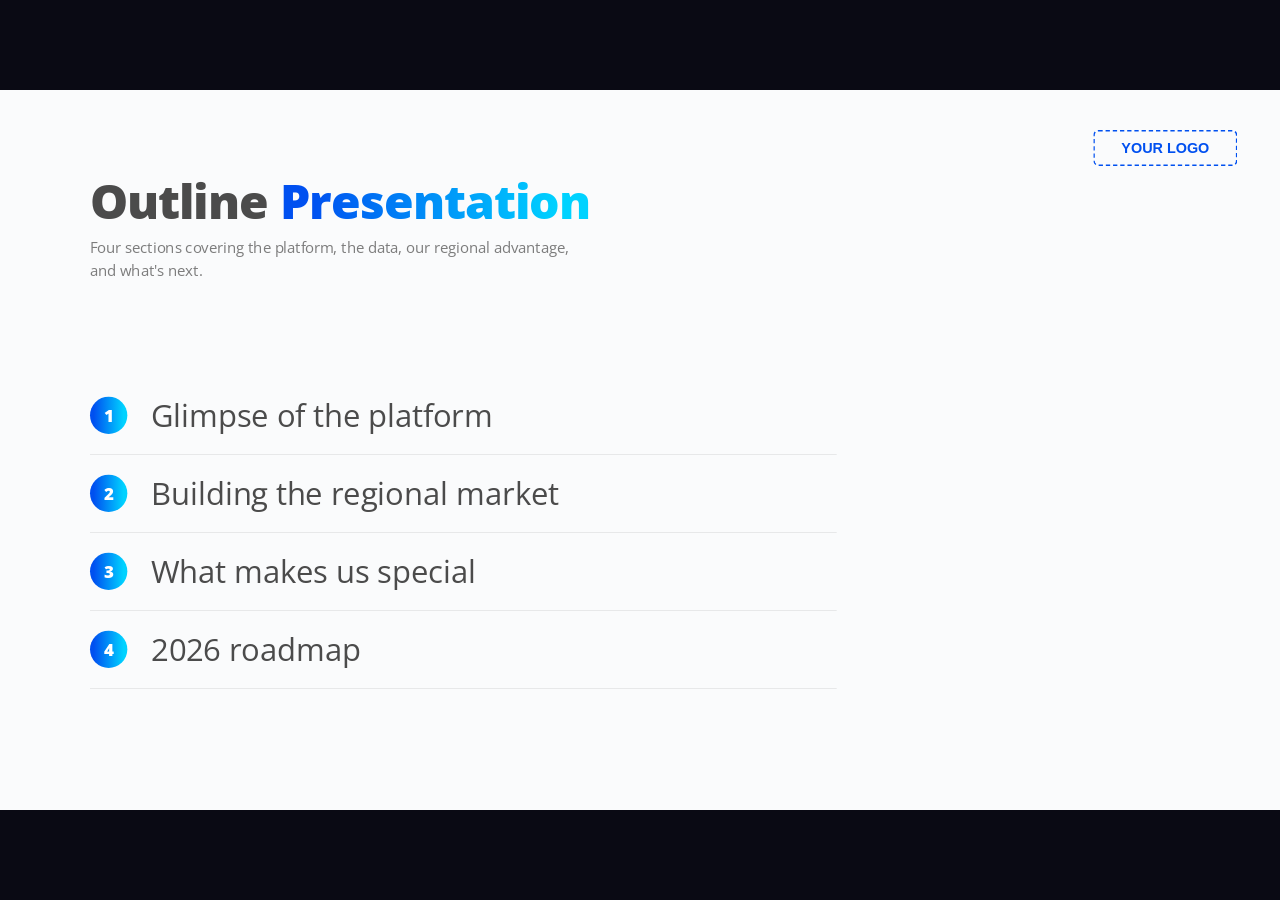
<file: design-system/templates/index.html>
<!DOCTYPE html>
<html lang="en">
<head>
<meta charset="utf-8">
<meta name="viewport" content="width=device-width,initial-scale=1">
<title>the brand — Index</title>
<link rel="stylesheet" href="../styles.css">
<style>
  html, body { margin: 0; background: #0a0a14; color: var(--brand-title); }
  .stage { position: fixed; inset: 0; overflow: hidden; }
  .slide-canvas {
    position: absolute; left: 50%; top: 50%;
    width: 1920px; height: 1080px;
    transform: translate(-50%, -50%) scale(var(--scale, 1));
    transform-origin: center center; overflow: hidden;
    background: #fff;
  }
  .gradient-text {
    background: var(--brand-gradient);
    -webkit-background-clip: text; background-clip: text;
    -webkit-text-fill-color: transparent; color: transparent;
  }
  .photo-slot {
    background: #cbd5e1 repeating-linear-gradient(135deg, transparent 0 14px, rgba(255,255,255,0.4) 14px 15px);
    display:flex; align-items:center; justify-content:center;
    font: 700 14px/1 'Open Sans', Arial, sans-serif;
    letter-spacing:0.22em; text-transform:uppercase; color:#4b6075;
  }
</style>
</head>
<body>
<!-- LAYOUT: index — see LAYOUT_PATTERNS.md §3 -->
<style>
  .outline-list { list-style:none; margin:0; padding:0; }
  .outline-list li {
    display:flex; align-items:center; gap:36px;
    padding:30px 0; border-bottom:1px solid rgba(0,0,0,0.10);
    font: 500 46px/1 'Open Sans', Arial, sans-serif;
    color: var(--brand-title);
  }
  .outline-list .n {
    width:56px; height:56px; flex:none; border-radius:50%;
    background: var(--brand-gradient); color:#fff;
    display:inline-flex; align-items:center; justify-content:center;
    font: 800 26px/1 'Open Sans', Arial, sans-serif;
  }
</style>
<div class="stage">
  <section class="slide-canvas" style="background:#fafbfc;" data-screen-label="Index">
    <img src="../assets/logo.svg" alt="" style="position:absolute; top:60px; right:64px; height:54px;">

    <div style="position:absolute; top:130px; left:135px; width:1200px;">
      <div style="font: 800 72px/1 'Open Sans', Arial, sans-serif;
                  letter-spacing:-0.02em; color:var(--brand-title);">
        Outline <span class="gradient-text">Presentation</span>
      </div>
      <p style="margin-top:16px; width:760px;
                font: 400 22px/1.6 'Open Sans', Arial, sans-serif;
                color: var(--brand-body);">
        Four sections covering the platform, the data, our regional advantage, and what's next.
      </p>
    </div>

    <ul class="outline-list" style="position:absolute; top:430px; left:135px; width:1120px;">
      <li><span class="n">1</span> Glimpse of the platform</li>
      <li><span class="n">2</span> Building the regional market</li>
      <li><span class="n">3</span> What makes us special</li>
      <li><span class="n">4</span> 2026 roadmap</li>
    </ul>
  </section>
</div>

<script>
  function scaleSlide() {
    const c = document.querySelector('.slide-canvas');
    if (!c) return;
    const s = Math.min(window.innerWidth / 1920, window.innerHeight / 1080);
    c.style.setProperty('--scale', s);
  }
  window.addEventListener('resize', scaleSlide);
  window.addEventListener('load', scaleSlide);
  scaleSlide();
</script>
</body>
</html>
</file>
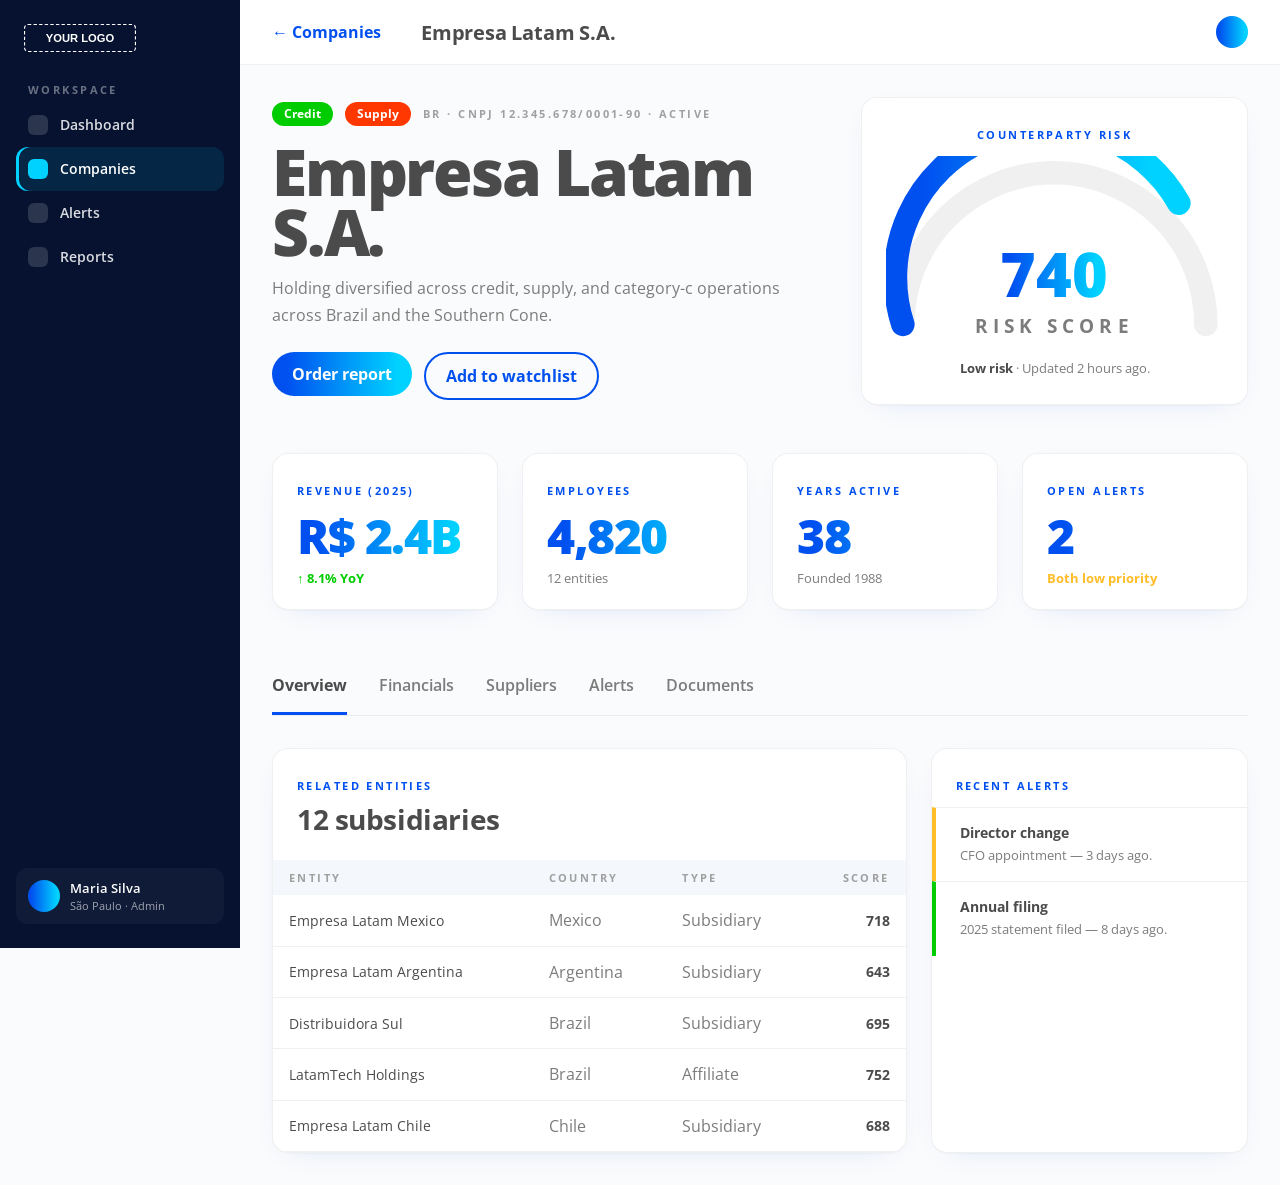
<file: design-system/templates/company-detail.html>
<!DOCTYPE html>
<html lang="en">
<head>
<meta charset="utf-8">
<meta name="viewport" content="width=device-width,initial-scale=1">
<title>the brand — Company detail</title>
<link rel="stylesheet" href="../styles.css">
<style>
  html, body { margin: 0; }
  a { color: var(--brand-deep); text-decoration: none; }
  .gradient-text { background: var(--brand-gradient); -webkit-background-clip: text; background-clip: text; -webkit-text-fill-color: transparent; color: transparent; }
</style>
</head>
<body data-screen-label="App — Company detail">

<style>
  body { background: var(--surface-1); display: grid; grid-template-columns: 240px 1fr; min-height: 100vh; }
  .sidebar {
    background: var(--surface-ink); color: #fff;
    padding: var(--space-6) var(--space-4);
    position: sticky; top: 0; height: 100vh; overflow-y: auto;
    display:flex; flex-direction:column;
  }
  .sidebar .brand { display:flex; align-items:center; gap:10px; margin-bottom: var(--space-8); padding: 0 var(--space-2); }
  .sidebar .brand img { height: 28px; }
  .nav-group { margin-bottom: var(--space-6); }
  .nav-group + .nav-group { border-top: 1px solid rgba(255,255,255,0.06); padding-top: var(--space-4); }
  .nav-group .label { font: 700 11px/1 'Open Sans',Arial,sans-serif; letter-spacing:0.22em; text-transform:uppercase; color: rgba(255,255,255,0.4); padding: 0 var(--space-3); margin-bottom: var(--space-2); }
  .nav-item {
    display:flex; align-items:center; gap:12px;
    height: 44px; padding: 0 var(--space-3);
    color: rgba(255,255,255,0.85); font: 600 14px/1 'Open Sans',Arial,sans-serif;
    border-radius: var(--radius-md);
    text-decoration:none;
  }
  .nav-item:hover { background: rgba(255,255,255,0.04); }
  .nav-item.active { background: rgba(0,210,255,0.10); color: #fff; box-shadow: inset 3px 0 0 var(--brand-bright); }
  .nav-item .ic { width:20px; height:20px; flex:none; border-radius:6px; background: rgba(255,255,255,0.15); }
  .nav-item.active .ic { background: var(--brand-bright); }
  .sidebar .user { margin-top:auto; display:flex; align-items:center; gap:10px; padding: var(--space-3); border-radius: var(--radius-md); background: rgba(255,255,255,0.04); }
  .sidebar .user .avatar { width:32px; height:32px; border-radius:50%; background: var(--brand-gradient); }
  .sidebar .user .meta { font: 600 13px/1.2 'Open Sans',Arial,sans-serif; }
  .sidebar .user .sub { font: 400 11px/1 'Open Sans',Arial,sans-serif; color: rgba(255,255,255,0.6); margin-top: 3px; }

  .topbar {
    position: sticky; top: 0; z-index: 5;
    background: #fff; border-bottom: var(--border-hairline);
    height: 64px; padding: 0 var(--space-8);
    display:flex; align-items:center; gap: var(--space-6);
  }
  .topbar h1 { font-size: 20px; font-weight: 700; letter-spacing:-0.01em; }
  .topbar .search {
    flex:1; max-width: 480px; height: 40px; padding: 0 14px;
    border-radius: var(--radius-xs); border: var(--border-default);
    background: var(--surface-1);
    font: 400 14px/1 'Open Sans',Arial,sans-serif; color: var(--brand-title);
  }
  .topbar .user-mini { width:32px; height:32px; border-radius:50%; background: var(--brand-gradient); }

  .content { padding: var(--space-8); max-width: 1440px; }
  .kpi-row { display: grid; grid-template-columns: repeat(4, 1fr); gap: var(--space-6); }
  .card { background:#fff; border: var(--border-hairline); border-radius: var(--radius-lg); padding: var(--space-6); box-shadow: var(--shadow-md); }
  .kpi .num { font: 800 48px/1 'Open Sans',Arial,sans-serif; letter-spacing:-0.03em; margin-top: var(--space-3); }
  .kpi .delta { margin-top: var(--space-3); display:flex; align-items:center; gap:6px; font: 700 13px/1 'Open Sans',Arial,sans-serif; }
  .delta.up { color: #00cc00; }
  .delta.down { color: #ff3700; }
  .delta.warn { color: #ffbd28; }

  table { width: 100%; border-collapse: collapse; font-size: 14px; }
  thead th { text-align:left; padding: var(--space-3) var(--space-4); font: 700 11px/1 'Open Sans',Arial,sans-serif; letter-spacing:0.22em; text-transform:uppercase; color: var(--brand-muted); background: var(--surface-2); }
  tbody td { padding: var(--space-3) var(--space-4); border-bottom: var(--border-hairline); color: var(--brand-title); }
  tbody td.body { color: var(--brand-body); }
  tbody td.num { text-align:right; font-weight: 700; font-variant-numeric: tabular-nums; }
  tbody tr:hover { background: rgba(0,80,240,0.04); }

  .badge {
    display:inline-flex; align-items:center; height:24px; padding:0 12px;
    border-radius: var(--radius-pill); color:#fff;
    font: 700 12px/1 'Open Sans',Arial,sans-serif;
  }
  .badge.credit { background: var(--credit-bright); }
  .badge.supply { background: var(--supply-deep); }
  .badge.lead   { background: var(--lead-bright); }
  .badge.cred   { background: var(--cred-deep); }
</style>

<aside class="sidebar">
  <div class="brand">
    <img src="../assets/logo-white.svg" alt="Logo">
  </div>
  <div class="nav-group">
    <div class="label">Workspace</div>
    <a href="#" class="nav-item"><span class="ic"></span> Dashboard</a>
    <a href="#" class="nav-item active"><span class="ic"></span> Companies</a>
    <a href="#" class="nav-item"><span class="ic"></span> Alerts</a>
    <a href="#" class="nav-item"><span class="ic"></span> Reports</a>
  </div>
  <div class="user">
    <div class="avatar"></div>
    <div>
      <div class="meta">Maria Silva</div>
      <div class="sub">São Paulo · Admin</div>
    </div>
  </div>
</aside>

<main>
  <div class="topbar">
    <a href="#" style="font-weight:700;">← Companies</a>
    <h1 style="margin-left: var(--space-4);">Empresa Latam S.A.</h1>
    <div style="margin-left:auto;" class="user-mini"></div>
  </div>

  <div class="content">
    <!-- Header band -->
    <header style="display:grid; grid-template-columns: 1.4fr 1fr; gap: var(--space-12); align-items:center;">
      <div>
        <div style="display:flex; gap: var(--space-3); align-items:center; flex-wrap:wrap;">
          <span class="badge credit">Credit</span>
          <span class="badge supply">Supply</span>
          <span style="color: var(--brand-muted); font: 700 11px/1 'Open Sans',Arial,sans-serif; letter-spacing:0.22em; text-transform:uppercase;">
            BR · CNPJ 12.345.678/0001-90 · Active
          </span>
        </div>
        <h1 style="margin-top: var(--space-4);">Empresa Latam S.A.</h1>
        <p style="margin-top: var(--space-3); max-width: 540px;">
          Holding diversified across credit, supply, and category-c operations across Brazil and the Southern Cone.
        </p>
        <div style="margin-top: var(--space-6); display:flex; gap: var(--space-3);">
          <a href="#" style="display:inline-flex; align-items:center; height:44px; padding:0 20px;
                              border-radius: var(--radius-pill); background: var(--brand-gradient); color:#fff; font-weight:700;">
            Order report
          </a>
          <a href="#" style="display:inline-flex; align-items:center; height:44px; padding:0 20px;
                              border-radius: var(--radius-pill); background:transparent; border: 2px solid var(--brand-deep); color: var(--brand-deep); font-weight:700;">
            Add to watchlist
          </a>
        </div>
      </div>

      <!-- Risk gauge as the verdict -->
      <article class="card" style="text-align:center;">
        <span class="eyebrow">Counterparty risk</span>
        <svg viewBox="0 0 200 110" width="100%" style="margin-top: var(--space-3);">
          <defs>
            <linearGradient id="rgGrad2" x1="0%" x2="100%">
              <stop offset="10%" stop-color="#0050f0"/>
              <stop offset="90%" stop-color="#00d2ff"/>
            </linearGradient>
          </defs>
          <path d="M 10 100 A 90 90 0 0 1 190 100" fill="none" stroke="rgba(0,0,0,0.06)" stroke-width="14" stroke-linecap="round"/>
          <path d="M 10 100 A 90 90 0 0 1 174 28" fill="none" stroke="url(#rgGrad2)" stroke-width="14" stroke-linecap="round"/>
          <text x="100" y="84" text-anchor="middle" font-family="Open Sans" font-weight="800" font-size="36" fill="url(#rgGrad2)">740</text>
          <text x="100" y="105" text-anchor="middle" font-family="Open Sans" font-weight="700" font-size="11" letter-spacing="3" fill="#7c7c7c">RISK SCORE</text>
        </svg>
        <p style="margin-top: var(--space-3); font-size:13px;">
          <strong style="color: var(--brand-title);">Low risk</strong> · Updated 2 hours ago.
        </p>
      </article>
    </header>

    <!-- KPI summary row -->
    <div class="kpi-row" style="margin-top: var(--space-12);">
      <article class="card kpi">
        <span class="eyebrow">Revenue (2025)</span>
        <div class="num gradient-text">R$ 2.4B</div>
        <div class="delta up">↑ 8.1% YoY</div>
      </article>
      <article class="card kpi">
        <span class="eyebrow">Employees</span>
        <div class="num gradient-text">4,820</div>
        <div class="delta" style="color: var(--brand-body); font-weight:400;">12 entities</div>
      </article>
      <article class="card kpi">
        <span class="eyebrow">Years active</span>
        <div class="num gradient-text">38</div>
        <div class="delta" style="color: var(--brand-body); font-weight:400;">Founded 1988</div>
      </article>
      <article class="card kpi">
        <span class="eyebrow">Open alerts</span>
        <div class="num gradient-text">2</div>
        <div class="delta warn">Both low priority</div>
      </article>
    </div>

    <!-- Tabs -->
    <nav style="margin-top: var(--space-12); border-bottom: var(--border-hairline);">
      <ul style="display:flex; gap: var(--space-8); list-style:none; margin:0; padding:0;">
        <li><a href="#" style="display:inline-block; padding: var(--space-4) 0; border-bottom: 3px solid var(--brand-deep); color: var(--brand-title); font-weight:700;">Overview</a></li>
        <li><a href="#" style="display:inline-block; padding: var(--space-4) 0; color: var(--brand-body); font-weight:600;">Financials</a></li>
        <li><a href="#" style="display:inline-block; padding: var(--space-4) 0; color: var(--brand-body); font-weight:600;">Suppliers</a></li>
        <li><a href="#" style="display:inline-block; padding: var(--space-4) 0; color: var(--brand-body); font-weight:600;">Alerts</a></li>
        <li><a href="#" style="display:inline-block; padding: var(--space-4) 0; color: var(--brand-body); font-weight:600;">Documents</a></li>
      </ul>
    </nav>

    <!-- Body -->
    <div style="margin-top: var(--space-8); display:grid; grid-template-columns: 2fr 1fr; gap: var(--space-6);">
      <article class="card" style="padding:0; overflow:hidden;">
        <header style="padding: var(--space-6);">
          <span class="eyebrow">Related entities</span>
          <h3 style="margin-top: var(--space-2);">12 subsidiaries</h3>
        </header>
        <table>
          <thead>
            <tr>
              <th>Entity</th>
              <th>Country</th>
              <th>Type</th>
              <th style="text-align:right;">Score</th>
            </tr>
          </thead>
          <tbody>
            <tr><td>Empresa Latam Mexico</td><td class="body">Mexico</td><td class="body">Subsidiary</td><td class="num">718</td></tr>
            <tr><td>Empresa Latam Argentina</td><td class="body">Argentina</td><td class="body">Subsidiary</td><td class="num">643</td></tr>
            <tr><td>Distribuidora Sul</td><td class="body">Brazil</td><td class="body">Subsidiary</td><td class="num">695</td></tr>
            <tr><td>LatamTech Holdings</td><td class="body">Brazil</td><td class="body">Affiliate</td><td class="num">752</td></tr>
            <tr><td>Empresa Latam Chile</td><td class="body">Chile</td><td class="body">Subsidiary</td><td class="num">688</td></tr>
          </tbody>
        </table>
      </article>

      <article class="card" style="padding:0; overflow:hidden;">
        <header style="padding: var(--space-6) var(--space-6) var(--space-3);">
          <span class="eyebrow">Recent alerts</span>
        </header>
        <ul style="list-style:none; padding:0; margin:0;">
          <li style="padding: var(--space-4) var(--space-6); border-top: var(--border-hairline); border-left: 4px solid var(--supply-bright);">
            <div style="font: 700 14px/1.3 'Open Sans',Arial,sans-serif; color: var(--brand-title);">Director change</div>
            <div style="margin-top:4px; font: 400 13px/1.5 'Open Sans',Arial,sans-serif; color: var(--brand-body);">CFO appointment — 3 days ago.</div>
          </li>
          <li style="padding: var(--space-4) var(--space-6); border-top: var(--border-hairline); border-left: 4px solid var(--credit-bright);">
            <div style="font: 700 14px/1.3 'Open Sans',Arial,sans-serif; color: var(--brand-title);">Annual filing</div>
            <div style="margin-top:4px; font: 400 13px/1.5 'Open Sans',Arial,sans-serif; color: var(--brand-body);">2025 statement filed — 8 days ago.</div>
          </li>
        </ul>
      </article>
    </div>
  </div>
</main>
</body>
</html>
</file>
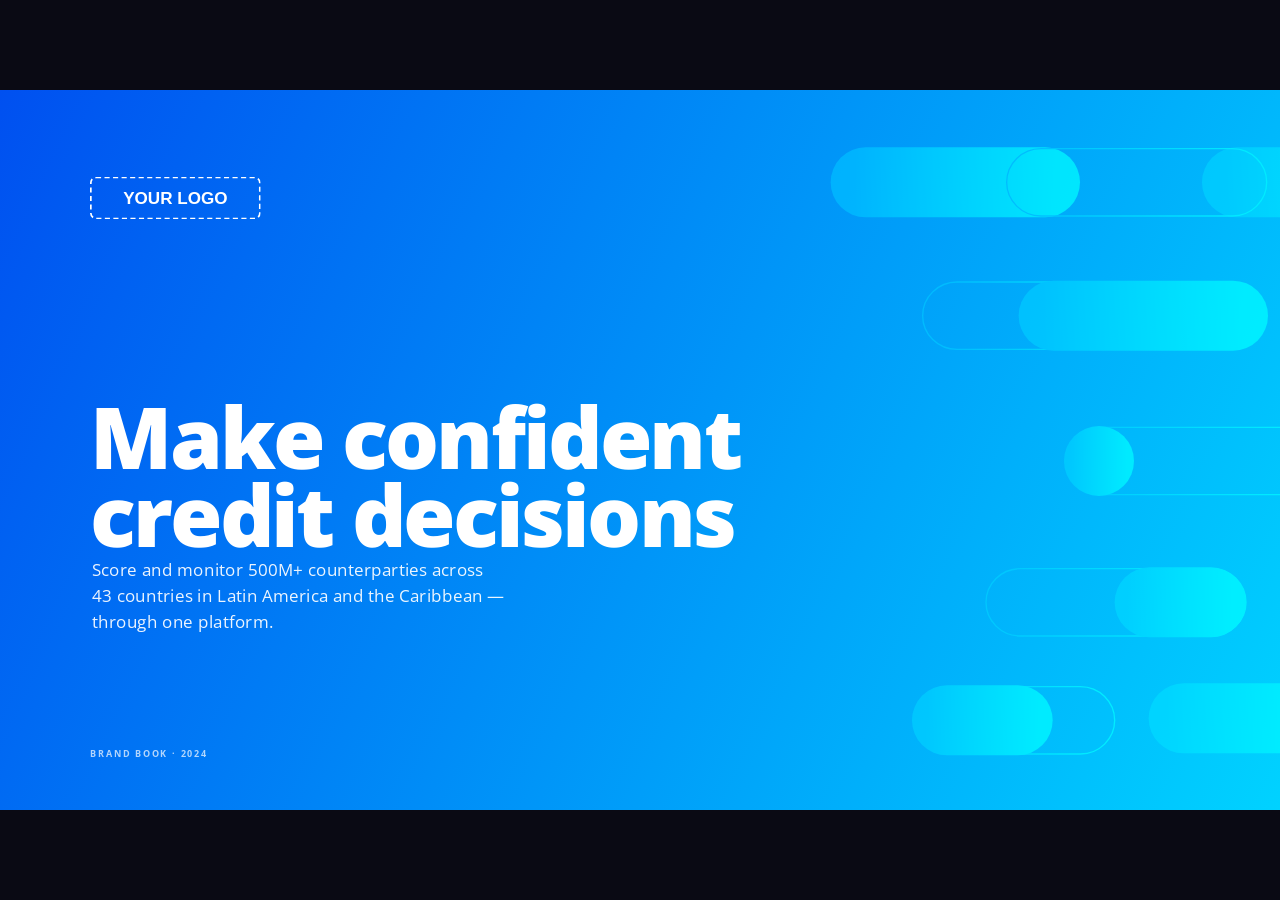
<file: design-system/templates/cover.html>
<!DOCTYPE html>
<html lang="en">
<head>
<meta charset="utf-8">
<meta name="viewport" content="width=device-width,initial-scale=1">
<title>the brand — Cover slide</title>
<link rel="stylesheet" href="../styles.css">
<style>
  html, body { margin: 0; background: #0a0a14; color: var(--brand-title); }
  .stage { position: fixed; inset: 0; overflow: hidden; }
  .slide-canvas {
    position: absolute; left: 50%; top: 50%;
    width: 1920px; height: 1080px;
    transform: translate(-50%, -50%) scale(var(--scale, 1));
    transform-origin: center center; overflow: hidden;
    background: #fff;
  }
  .gradient-text {
    background: var(--brand-gradient);
    -webkit-background-clip: text; background-clip: text;
    -webkit-text-fill-color: transparent; color: transparent;
  }
</style>
</head>
<body>
<!-- LAYOUT: cover — see LAYOUT_PATTERNS.md §1 -->
<div class="stage">
  <section class="slide-canvas" style="background: linear-gradient(115deg, #0050f0 0%, #00d2ff 100%); color: #fff;" data-screen-label="Cover">
    <!-- Pill cluster (on-color paint, signature geometry) -->
    <img src="../assets/pill-cluster.svg" alt="" aria-hidden="true"
         style="position:absolute; inset:0; width:100%; height:100%; opacity:0.85; mix-blend-mode:screen;">
    <!-- Logo (reversed) -->
    <img src="../assets/logo-white.svg" alt="Logo"
         style="position:absolute; top:130px; left:135px; height:64px;">
    <!-- Headline -->
    <h1 style="position:absolute; top:460px; left:135px; width:980px; margin:0;
               font: 800 128px/0.92 'Open Sans', Arial, sans-serif;
               letter-spacing:-0.035em; color:#fff;">
      Make confident credit decisions
    </h1>
    <!-- Subhead -->
    <p style="position:absolute; top:700px; left:138px; width:620px; margin:0;
              font: 400 26px/1.5 'Open Sans', Arial, sans-serif;
              color: rgba(255,255,255,0.92);">
      Score and monitor 500M+ counterparties across 43 countries in Latin America and the Caribbean — through one platform.
    </p>
    <!-- Footer mark -->
    <div style="position:absolute; bottom:78px; left:135px;
                font: 700 13px/1 'Open Sans', Arial, sans-serif;
                letter-spacing:0.22em; text-transform:uppercase; color: rgba(255,255,255,0.7);">
      Brand book · 2024
    </div>
  </section>
</div>

<script>
  function scaleSlide() {
    const c = document.querySelector('.slide-canvas');
    if (!c) return;
    const s = Math.min(window.innerWidth / 1920, window.innerHeight / 1080);
    c.style.setProperty('--scale', s);
  }
  window.addEventListener('resize', scaleSlide);
  window.addEventListener('load', scaleSlide);
  scaleSlide();
</script>
</body>
</html>
</file>
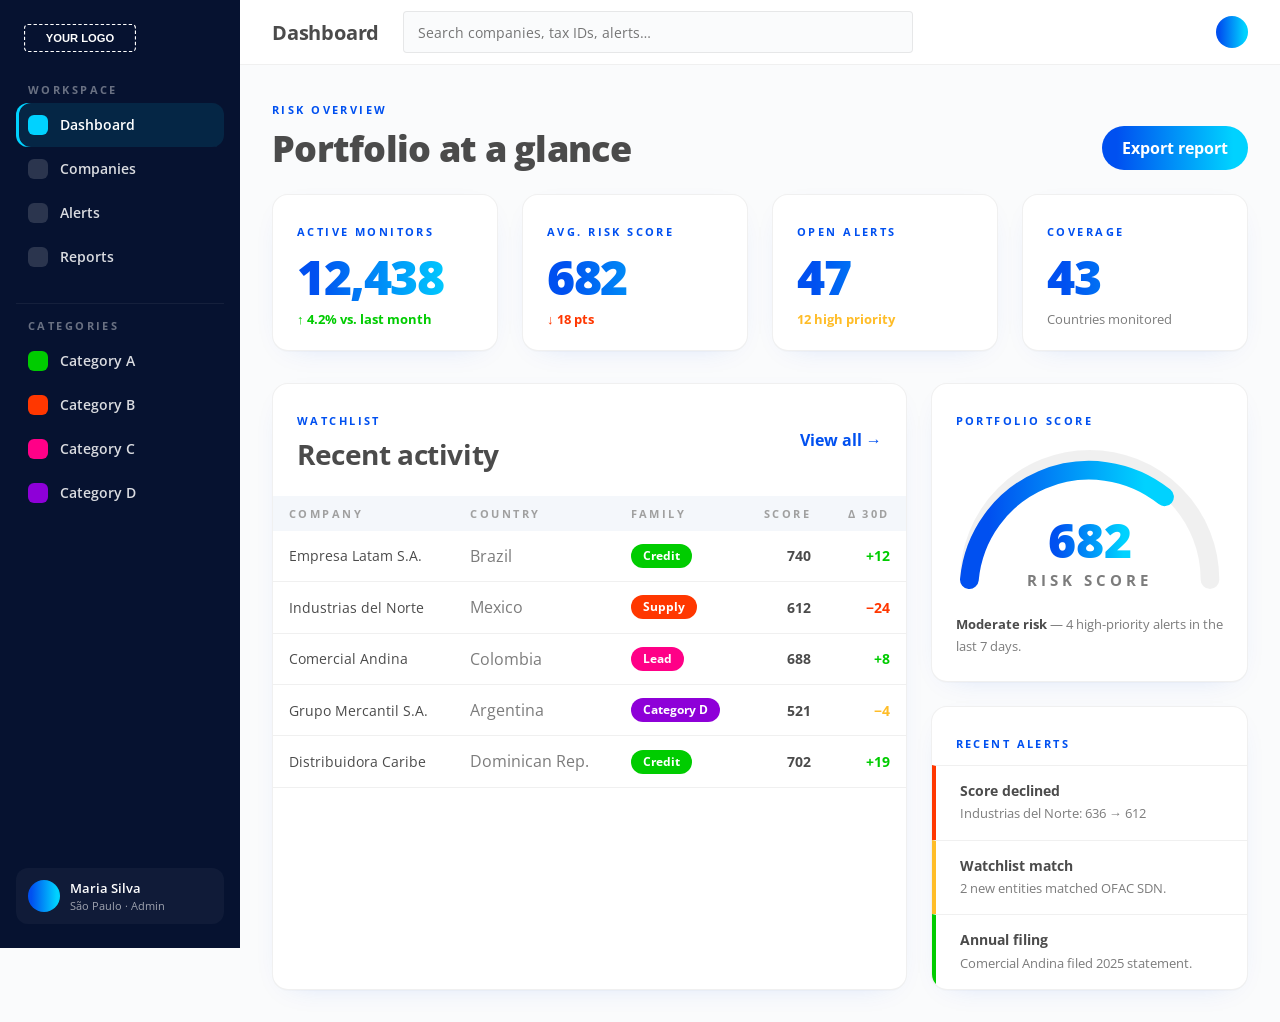
<file: design-system/templates/dashboard.html>
<!DOCTYPE html>
<html lang="en">
<head>
<meta charset="utf-8">
<meta name="viewport" content="width=device-width,initial-scale=1">
<title>the brand — Dashboard</title>
<link rel="stylesheet" href="../styles.css">
<style>
  html, body { margin: 0; }
  a { color: var(--brand-deep); text-decoration: none; }
  .gradient-text { background: var(--brand-gradient); -webkit-background-clip: text; background-clip: text; -webkit-text-fill-color: transparent; color: transparent; }
</style>
</head>
<body data-screen-label="App — Dashboard">

<style>
  body { background: var(--surface-1); display: grid; grid-template-columns: 240px 1fr; min-height: 100vh; }
  .sidebar {
    background: var(--surface-ink); color: #fff;
    padding: var(--space-6) var(--space-4);
    position: sticky; top: 0; height: 100vh; overflow-y: auto;
    display:flex; flex-direction:column;
  }
  .sidebar .brand { display:flex; align-items:center; gap:10px; margin-bottom: var(--space-8); padding: 0 var(--space-2); }
  .sidebar .brand img { height: 28px; }
  .nav-group { margin-bottom: var(--space-6); }
  .nav-group + .nav-group { border-top: 1px solid rgba(255,255,255,0.06); padding-top: var(--space-4); }
  .nav-group .label { font: 700 11px/1 'Open Sans',Arial,sans-serif; letter-spacing:0.22em; text-transform:uppercase; color: rgba(255,255,255,0.4); padding: 0 var(--space-3); margin-bottom: var(--space-2); }
  .nav-item {
    display:flex; align-items:center; gap:12px;
    height: 44px; padding: 0 var(--space-3);
    color: rgba(255,255,255,0.85); font: 600 14px/1 'Open Sans',Arial,sans-serif;
    border-radius: var(--radius-md);
    text-decoration:none;
  }
  .nav-item:hover { background: rgba(255,255,255,0.04); }
  .nav-item.active { background: rgba(0,210,255,0.10); color: #fff; box-shadow: inset 3px 0 0 var(--brand-bright); }
  .nav-item .ic { width:20px; height:20px; flex:none; border-radius:6px; background: rgba(255,255,255,0.15); }
  .nav-item.active .ic { background: var(--brand-bright); }
  .sidebar .user { margin-top:auto; display:flex; align-items:center; gap:10px; padding: var(--space-3); border-radius: var(--radius-md); background: rgba(255,255,255,0.04); }
  .sidebar .user .avatar { width:32px; height:32px; border-radius:50%; background: var(--brand-gradient); }
  .sidebar .user .meta { font: 600 13px/1.2 'Open Sans',Arial,sans-serif; }
  .sidebar .user .sub { font: 400 11px/1 'Open Sans',Arial,sans-serif; color: rgba(255,255,255,0.6); margin-top: 3px; }

  .topbar {
    position: sticky; top: 0; z-index: 5;
    background: #fff; border-bottom: var(--border-hairline);
    height: 64px; padding: 0 var(--space-8);
    display:flex; align-items:center; gap: var(--space-6);
  }
  .topbar h1 { font-size: 20px; font-weight: 700; letter-spacing:-0.01em; }
  .topbar .search {
    flex:1; max-width: 480px; height: 40px; padding: 0 14px;
    border-radius: var(--radius-xs); border: var(--border-default);
    background: var(--surface-1);
    font: 400 14px/1 'Open Sans',Arial,sans-serif; color: var(--brand-title);
  }
  .topbar .user-mini { width:32px; height:32px; border-radius:50%; background: var(--brand-gradient); }

  .content { padding: var(--space-8); max-width: 1440px; }
  .kpi-row { display: grid; grid-template-columns: repeat(4, 1fr); gap: var(--space-6); }
  .card { background:#fff; border: var(--border-hairline); border-radius: var(--radius-lg); padding: var(--space-6); box-shadow: var(--shadow-md); }
  .kpi .num { font: 800 48px/1 'Open Sans',Arial,sans-serif; letter-spacing:-0.03em; margin-top: var(--space-3); }
  .kpi .delta { margin-top: var(--space-3); display:flex; align-items:center; gap:6px; font: 700 13px/1 'Open Sans',Arial,sans-serif; }
  .delta.up { color: #00cc00; }
  .delta.down { color: #ff3700; }
  .delta.warn { color: #ffbd28; }

  table { width: 100%; border-collapse: collapse; font-size: 14px; }
  thead th { text-align:left; padding: var(--space-3) var(--space-4); font: 700 11px/1 'Open Sans',Arial,sans-serif; letter-spacing:0.22em; text-transform:uppercase; color: var(--brand-muted); background: var(--surface-2); }
  tbody td { padding: var(--space-3) var(--space-4); border-bottom: var(--border-hairline); color: var(--brand-title); }
  tbody td.body { color: var(--brand-body); }
  tbody td.num { text-align:right; font-weight: 700; font-variant-numeric: tabular-nums; }
  tbody tr:hover { background: rgba(0,80,240,0.04); }

  .badge {
    display:inline-flex; align-items:center; height:24px; padding:0 12px;
    border-radius: var(--radius-pill); color:#fff;
    font: 700 12px/1 'Open Sans',Arial,sans-serif;
  }
  .badge.credit { background: var(--credit-bright); }
  .badge.supply { background: var(--supply-deep); }
  .badge.lead   { background: var(--lead-bright); }
  .badge.cred   { background: var(--cred-deep); }
</style>

<aside class="sidebar">
  <div class="brand">
    <img src="../assets/logo-white.svg" alt="Logo">
  </div>
  <div class="nav-group">
    <div class="label">Workspace</div>
    <a href="#" class="nav-item active"><span class="ic"></span> Dashboard</a>
    <a href="#" class="nav-item"><span class="ic"></span> Companies</a>
    <a href="#" class="nav-item"><span class="ic"></span> Alerts</a>
    <a href="#" class="nav-item"><span class="ic"></span> Reports</a>
  </div>
  <div class="nav-group">
    <div class="label">Categories</div>
    <a href="#" class="nav-item"><span class="ic" style="background:#00cc00;"></span> Category A</a>
    <a href="#" class="nav-item"><span class="ic" style="background:#ff3700;"></span> Category B</a>
    <a href="#" class="nav-item"><span class="ic" style="background:#ff0087;"></span> Category C</a>
    <a href="#" class="nav-item"><span class="ic" style="background:#8e00d8;"></span> Category D</a>
  </div>
  <div class="user">
    <div class="avatar"></div>
    <div>
      <div class="meta">Maria Silva</div>
      <div class="sub">São Paulo · Admin</div>
    </div>
  </div>
</aside>

<main>
  <div class="topbar">
    <h1>Dashboard</h1>
    <input class="search" placeholder="Search companies, tax IDs, alerts…">
    <div style="margin-left:auto;" class="user-mini"></div>
  </div>

  <div class="content">
    <div style="display:flex; align-items:end; justify-content:space-between; margin-bottom: var(--space-6);">
      <div>
        <span class="eyebrow">Risk overview</span>
        <h2 style="margin-top: var(--space-2);">Portfolio at a glance</h2>
      </div>
      <a href="#" style="display:inline-flex; align-items:center; height:44px; padding:0 20px;
                         border-radius: var(--radius-pill); background: var(--brand-gradient); color:#fff; font-weight:700;">
        Export report
      </a>
    </div>

    <!-- KPI Row -->
    <div class="kpi-row">
      <article class="card kpi">
        <span class="eyebrow">Active monitors</span>
        <div class="num gradient-text">12,438</div>
        <div class="delta up">↑ 4.2% vs. last month</div>
      </article>
      <article class="card kpi">
        <span class="eyebrow">Avg. risk score</span>
        <div class="num gradient-text">682</div>
        <div class="delta down">↓ 18 pts</div>
      </article>
      <article class="card kpi">
        <span class="eyebrow">Open alerts</span>
        <div class="num gradient-text">47</div>
        <div class="delta warn">12 high priority</div>
      </article>
      <article class="card kpi">
        <span class="eyebrow">Coverage</span>
        <div class="num gradient-text">43</div>
        <div class="delta" style="color: var(--brand-body); font-weight:400;">Countries monitored</div>
      </article>
    </div>

    <!-- Below row -->
    <div style="margin-top: var(--space-8); display:grid; grid-template-columns: 2fr 1fr; gap: var(--space-6);">
      <!-- Left: companies table -->
      <article class="card" style="padding:0; overflow:hidden;">
        <header style="padding: var(--space-6); display:flex; align-items:center; justify-content:space-between;">
          <div>
            <span class="eyebrow">Watchlist</span>
            <h3 style="margin-top: var(--space-2);">Recent activity</h3>
          </div>
          <a href="#" style="font-weight:700;">View all →</a>
        </header>
        <table>
          <thead>
            <tr>
              <th>Company</th>
              <th>Country</th>
              <th>Family</th>
              <th style="text-align:right;">Score</th>
              <th style="text-align:right;">Δ 30d</th>
            </tr>
          </thead>
          <tbody>
            <tr>
              <td>Empresa Latam S.A.</td>
              <td class="body">Brazil</td>
              <td><span class="badge credit">Credit</span></td>
              <td class="num">740</td>
              <td class="num" style="color:#00cc00;">+12</td>
            </tr>
            <tr>
              <td>Industrias del Norte</td>
              <td class="body">Mexico</td>
              <td><span class="badge supply">Supply</span></td>
              <td class="num">612</td>
              <td class="num" style="color:#ff3700;">−24</td>
            </tr>
            <tr>
              <td>Comercial Andina</td>
              <td class="body">Colombia</td>
              <td><span class="badge lead">Lead</span></td>
              <td class="num">688</td>
              <td class="num" style="color:#00cc00;">+8</td>
            </tr>
            <tr>
              <td>Grupo Mercantil S.A.</td>
              <td class="body">Argentina</td>
              <td><span class="badge cred">Category D</span></td>
              <td class="num">521</td>
              <td class="num" style="color:#ffbd28;">−4</td>
            </tr>
            <tr>
              <td>Distribuidora Caribe</td>
              <td class="body">Dominican Rep.</td>
              <td><span class="badge credit">Credit</span></td>
              <td class="num">702</td>
              <td class="num" style="color:#00cc00;">+19</td>
            </tr>
          </tbody>
        </table>
      </article>

      <!-- Right: risk gauge + alerts -->
      <div style="display:flex; flex-direction:column; gap: var(--space-6);">
        <article class="card">
          <span class="eyebrow">Portfolio score</span>
          <svg viewBox="0 0 200 110" width="100%" style="margin-top: var(--space-4);">
            <defs>
              <linearGradient id="rgGrad" x1="0%" x2="100%">
                <stop offset="10%" stop-color="#0050f0"/>
                <stop offset="90%" stop-color="#00d2ff"/>
              </linearGradient>
            </defs>
            <path d="M 10 100 A 90 90 0 0 1 190 100" fill="none" stroke="rgba(0,0,0,0.06)" stroke-width="14" stroke-linecap="round"/>
            <path d="M 10 100 A 90 90 0 0 1 156 38" fill="none" stroke="url(#rgGrad)" stroke-width="14" stroke-linecap="round"/>
            <text x="100" y="84" text-anchor="middle" font-family="Open Sans" font-weight="800" font-size="36" fill="url(#rgGrad)">682</text>
            <text x="100" y="105" text-anchor="middle" font-family="Open Sans" font-weight="700" font-size="11" letter-spacing="3" fill="#7c7c7c">RISK SCORE</text>
          </svg>
          <p style="margin-top: var(--space-4); font-size:13px;">
            <strong style="color: var(--brand-title);">Moderate risk</strong> — 4 high-priority alerts in the last 7 days.
          </p>
        </article>

        <article class="card" style="padding:0; overflow:hidden;">
          <header style="padding: var(--space-6) var(--space-6) var(--space-3);">
            <span class="eyebrow">Recent alerts</span>
          </header>
          <ul style="list-style:none; padding:0; margin:0;">
            <li style="display:flex; gap:12px; padding: var(--space-4) var(--space-6); border-top: var(--border-hairline); border-left: 4px solid var(--supply-deep);">
              <div>
                <div style="font: 700 14px/1.3 'Open Sans',Arial,sans-serif; color: var(--brand-title);">Score declined</div>
                <div style="margin-top:4px; font: 400 13px/1.5 'Open Sans',Arial,sans-serif; color: var(--brand-body);">Industrias del Norte: 636 → 612</div>
              </div>
            </li>
            <li style="display:flex; gap:12px; padding: var(--space-4) var(--space-6); border-top: var(--border-hairline); border-left: 4px solid var(--supply-bright);">
              <div>
                <div style="font: 700 14px/1.3 'Open Sans',Arial,sans-serif; color: var(--brand-title);">Watchlist match</div>
                <div style="margin-top:4px; font: 400 13px/1.5 'Open Sans',Arial,sans-serif; color: var(--brand-body);">2 new entities matched OFAC SDN.</div>
              </div>
            </li>
            <li style="display:flex; gap:12px; padding: var(--space-4) var(--space-6); border-top: var(--border-hairline); border-left: 4px solid var(--credit-bright);">
              <div>
                <div style="font: 700 14px/1.3 'Open Sans',Arial,sans-serif; color: var(--brand-title);">Annual filing</div>
                <div style="margin-top:4px; font: 400 13px/1.5 'Open Sans',Arial,sans-serif; color: var(--brand-body);">Comercial Andina filed 2025 statement.</div>
              </div>
            </li>
          </ul>
        </article>
      </div>
    </div>
  </div>
</main>
</body>
</html>
</file>
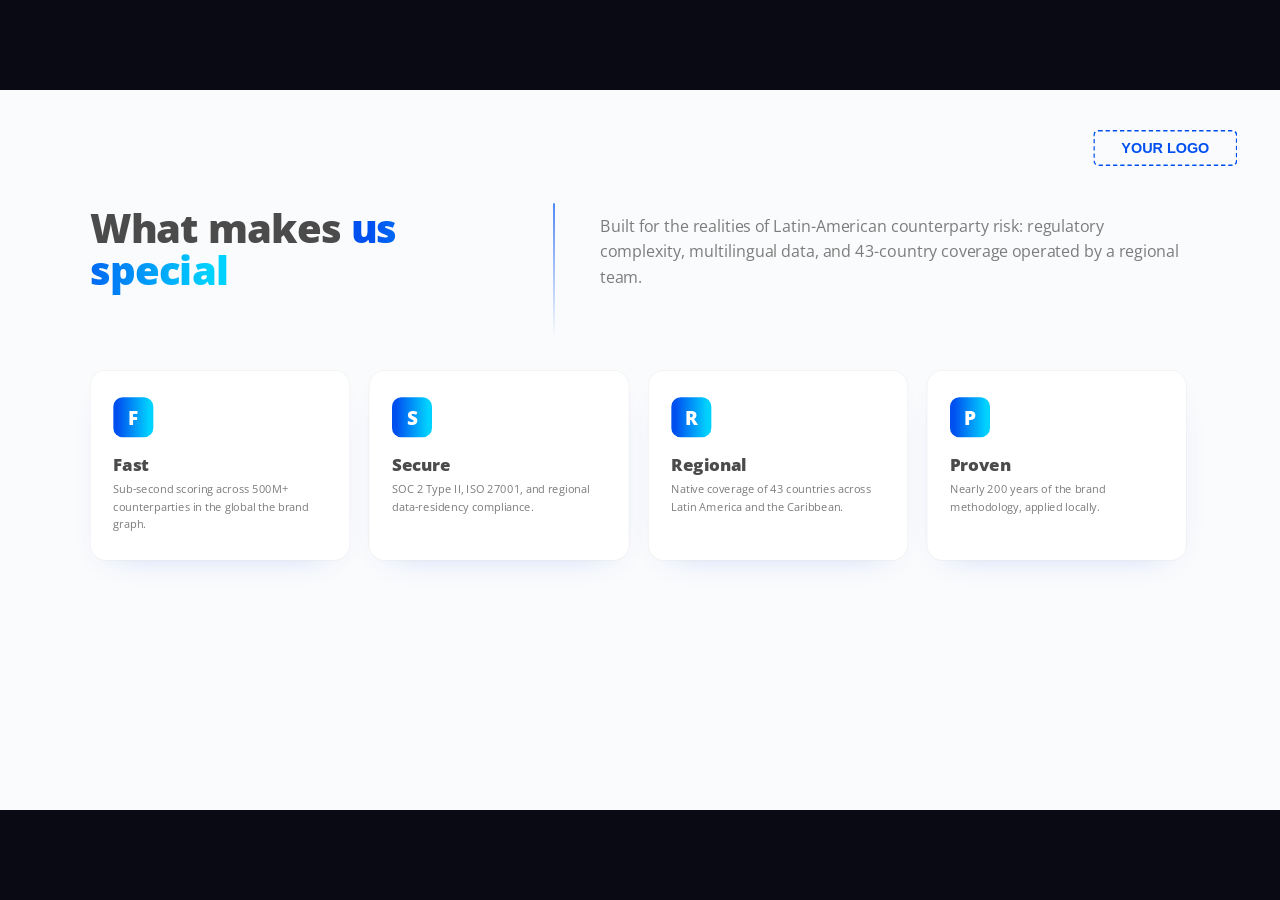
<file: design-system/templates/feature-grid.html>
<!DOCTYPE html>
<html lang="en">
<head>
<meta charset="utf-8">
<meta name="viewport" content="width=device-width,initial-scale=1">
<title>the brand — Feature grid</title>
<link rel="stylesheet" href="../styles.css">
<style>
  html, body { margin: 0; background: #0a0a14; color: var(--brand-title); }
  .stage { position: fixed; inset: 0; overflow: hidden; }
  .slide-canvas {
    position: absolute; left: 50%; top: 50%;
    width: 1920px; height: 1080px;
    transform: translate(-50%, -50%) scale(var(--scale, 1));
    transform-origin: center center; overflow: hidden;
    background: #fff;
  }
  .gradient-text {
    background: var(--brand-gradient);
    -webkit-background-clip: text; background-clip: text;
    -webkit-text-fill-color: transparent; color: transparent;
  }
  .photo-slot {
    background: #cbd5e1 repeating-linear-gradient(135deg, transparent 0 14px, rgba(255,255,255,0.4) 14px 15px);
    display:flex; align-items:center; justify-content:center;
    font: 700 14px/1 'Open Sans', Arial, sans-serif;
    letter-spacing:0.22em; text-transform:uppercase; color:#4b6075;
  }
</style>
</head>
<body>
<!-- LAYOUT: feature-grid — see LAYOUT_PATTERNS.md §7 -->
<style>
  .feat-card {
    background:#fff; border:1px solid rgba(0,0,0,0.06); border-radius:24px;
    padding:40px 34px; box-shadow:0 20px 50px -34px rgba(0,80,240,0.3);
  }
  .feat-card .ic {
    width:60px; height:60px; border-radius:14px;
    background: var(--brand-gradient); display:flex; align-items:center; justify-content:center;
    color:#fff; font: 800 28px/1 'Open Sans', Arial, sans-serif;
  }
  .feat-card h3 {
    margin-top:26px; font: 800 26px/1.1 'Open Sans', Arial, sans-serif;
    color: var(--brand-title);
  }
  .feat-card p {
    margin-top:10px; font: 400 17px/1.55 'Open Sans', Arial, sans-serif;
    color: var(--brand-body);
  }
</style>
<div class="stage">
  <section class="slide-canvas" style="background:#fafbfc;" data-screen-label="Feature grid">
    <img src="../assets/logo.svg" alt="" style="position:absolute; top:60px; right:64px; height:54px;">

    <!-- Title left -->
    <div style="position:absolute; top:175px; left:135px; width:620px;
                font: 800 60px/1.05 'Open Sans', Arial, sans-serif;
                letter-spacing:-0.02em; color:var(--brand-title);">
      What makes <span class="gradient-text">us special</span>
    </div>

    <!-- Vertical rule -->
    <div style="position:absolute; top:170px; left:830px; width:2px; height:200px;
                background: linear-gradient(180deg, #0050f0, rgba(0,80,240,0));"></div>

    <!-- Intro paragraph right -->
    <p style="position:absolute; top:185px; left:900px; width:880px; margin:0;
              font: 400 24px/1.6 'Open Sans', Arial, sans-serif;
              color: var(--brand-body);">
      Built for the realities of Latin-American counterparty risk: regulatory complexity,
      multilingual data, and 43-country coverage operated by a regional team.
    </p>

    <!-- 4-card grid -->
    <div style="position:absolute; top:420px; left:135px; right:140px;
                display:grid; grid-template-columns: repeat(4, 1fr); gap:28px;">
      <article class="feat-card">
        <span class="ic">F</span>
        <h3>Fast</h3>
        <p>Sub-second scoring across 500M+ counterparties in the global the brand graph.</p>
      </article>
      <article class="feat-card">
        <span class="ic">S</span>
        <h3>Secure</h3>
        <p>SOC 2 Type II, ISO 27001, and regional data-residency compliance.</p>
      </article>
      <article class="feat-card">
        <span class="ic">R</span>
        <h3>Regional</h3>
        <p>Native coverage of 43 countries across Latin America and the Caribbean.</p>
      </article>
      <article class="feat-card">
        <span class="ic">P</span>
        <h3>Proven</h3>
        <p>Nearly 200 years of the brand methodology, applied locally.</p>
      </article>
    </div>
  </section>
</div>

<script>
  function scaleSlide() {
    const c = document.querySelector('.slide-canvas');
    if (!c) return;
    const s = Math.min(window.innerWidth / 1920, window.innerHeight / 1080);
    c.style.setProperty('--scale', s);
  }
  window.addEventListener('resize', scaleSlide);
  window.addEventListener('load', scaleSlide);
  scaleSlide();
</script>
</body>
</html>
</file>
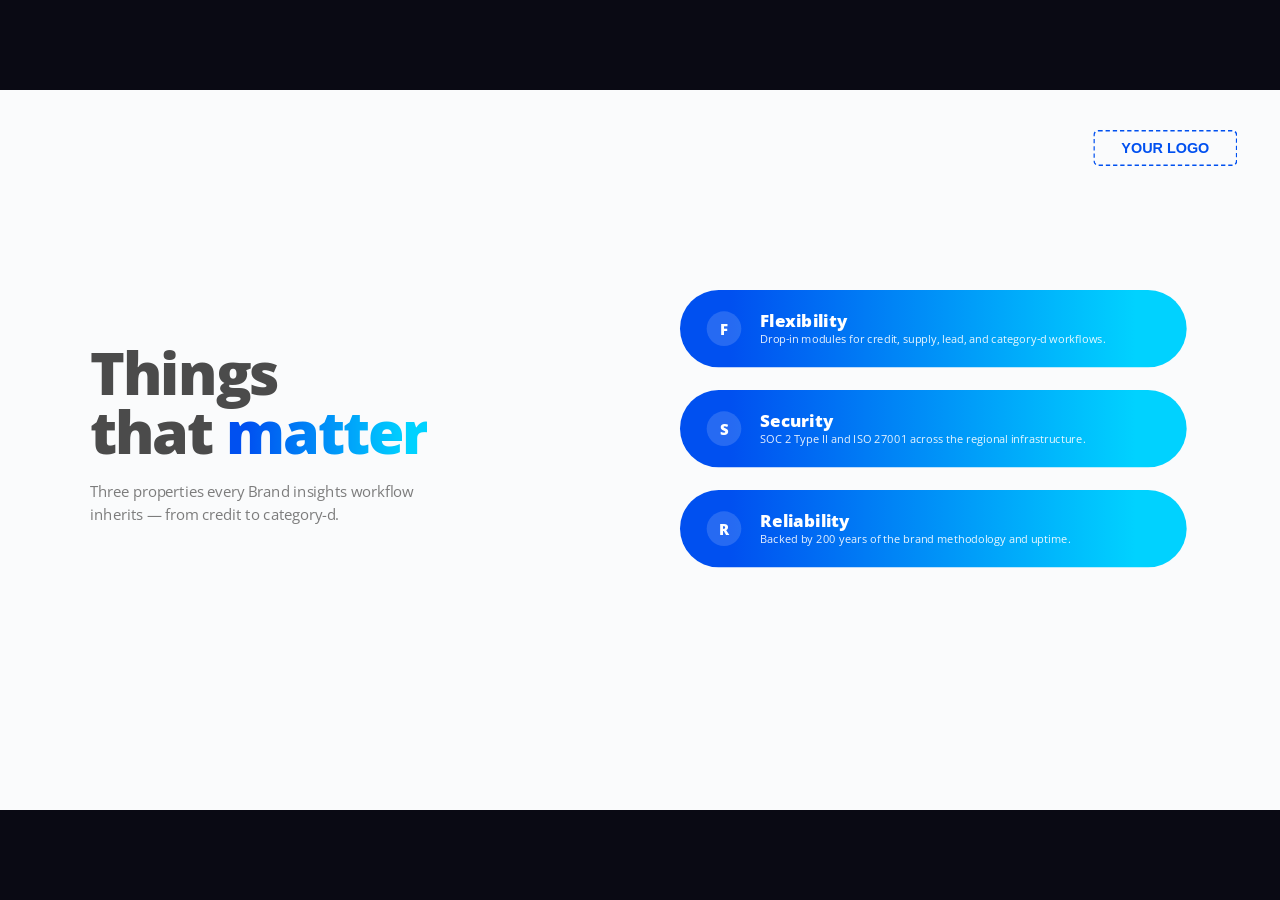
<file: design-system/templates/icon-pill-list.html>
<!DOCTYPE html>
<html lang="en">
<head>
<meta charset="utf-8">
<meta name="viewport" content="width=device-width,initial-scale=1">
<title>the brand — Icon-pill list</title>
<link rel="stylesheet" href="../styles.css">
<style>
  html, body { margin: 0; background: #0a0a14; color: var(--brand-title); }
  .stage { position: fixed; inset: 0; overflow: hidden; }
  .slide-canvas {
    position: absolute; left: 50%; top: 50%;
    width: 1920px; height: 1080px;
    transform: translate(-50%, -50%) scale(var(--scale, 1));
    transform-origin: center center; overflow: hidden;
    background: #fff;
  }
  .gradient-text {
    background: var(--brand-gradient);
    -webkit-background-clip: text; background-clip: text;
    -webkit-text-fill-color: transparent; color: transparent;
  }
  .photo-slot {
    background: #cbd5e1 repeating-linear-gradient(135deg, transparent 0 14px, rgba(255,255,255,0.4) 14px 15px);
    display:flex; align-items:center; justify-content:center;
    font: 700 14px/1 'Open Sans', Arial, sans-serif;
    letter-spacing:0.22em; text-transform:uppercase; color:#4b6075;
  }
</style>
</head>
<body>
<!-- LAYOUT: icon-pill-list — see LAYOUT_PATTERNS.md §8 -->
<style>
  .row-pill {
    display:flex; align-items:center; gap:28px;
    height:116px; padding:0 40px; border-radius:9999px;
    background: var(--brand-gradient); color:#fff;
  }
  .row-pill .ic {
    width:52px; height:52px; flex:none;
    border-radius:50%; background:rgba(255,255,255,0.15);
    display:flex; align-items:center; justify-content:center;
    font: 800 22px/1 'Open Sans', Arial, sans-serif;
  }
  .row-pill .t { font: 800 26px/1.2 'Open Sans', Arial, sans-serif; }
  .row-pill .s { font: 400 17px/1.4 'Open Sans', Arial, sans-serif; opacity:0.9; }
</style>
<div class="stage">
  <section class="slide-canvas" style="background:#fafbfc;" data-screen-label="Icon-pill list">
    <img src="../assets/logo.svg" alt="" style="position:absolute; top:60px; right:64px; height:54px;">

    <!-- Left: title + description -->
    <div style="position:absolute; top:380px; left:135px; width:620px;">
      <div style="font: 800 88px/1 'Open Sans', Arial, sans-serif;
                  letter-spacing:-0.03em; color:var(--brand-title);">
        Things<br>that <span class="gradient-text">matter</span>
      </div>
      <p style="margin-top:28px; width:540px;
                font: 400 22px/1.6 'Open Sans', Arial, sans-serif;
                color: var(--brand-body);">
        Three properties every Brand insights workflow inherits — from credit to category-d.
      </p>
    </div>

    <!-- Right: pill rows -->
    <div style="position:absolute; right:140px; top:300px; width:760px;
                display:flex; flex-direction:column; gap:34px;">
      <div class="row-pill">
        <span class="ic">F</span>
        <div>
          <div class="t">Flexibility</div>
          <div class="s">Drop-in modules for credit, supply, lead, and category-d workflows.</div>
        </div>
      </div>
      <div class="row-pill">
        <span class="ic">S</span>
        <div>
          <div class="t">Security</div>
          <div class="s">SOC 2 Type II and ISO 27001 across the regional infrastructure.</div>
        </div>
      </div>
      <div class="row-pill">
        <span class="ic">R</span>
        <div>
          <div class="t">Reliability</div>
          <div class="s">Backed by 200 years of the brand methodology and uptime.</div>
        </div>
      </div>
    </div>
  </section>
</div>

<script>
  function scaleSlide() {
    const c = document.querySelector('.slide-canvas');
    if (!c) return;
    const s = Math.min(window.innerWidth / 1920, window.innerHeight / 1080);
    c.style.setProperty('--scale', s);
  }
  window.addEventListener('resize', scaleSlide);
  window.addEventListener('load', scaleSlide);
  scaleSlide();
</script>
</body>
</html>
</file>
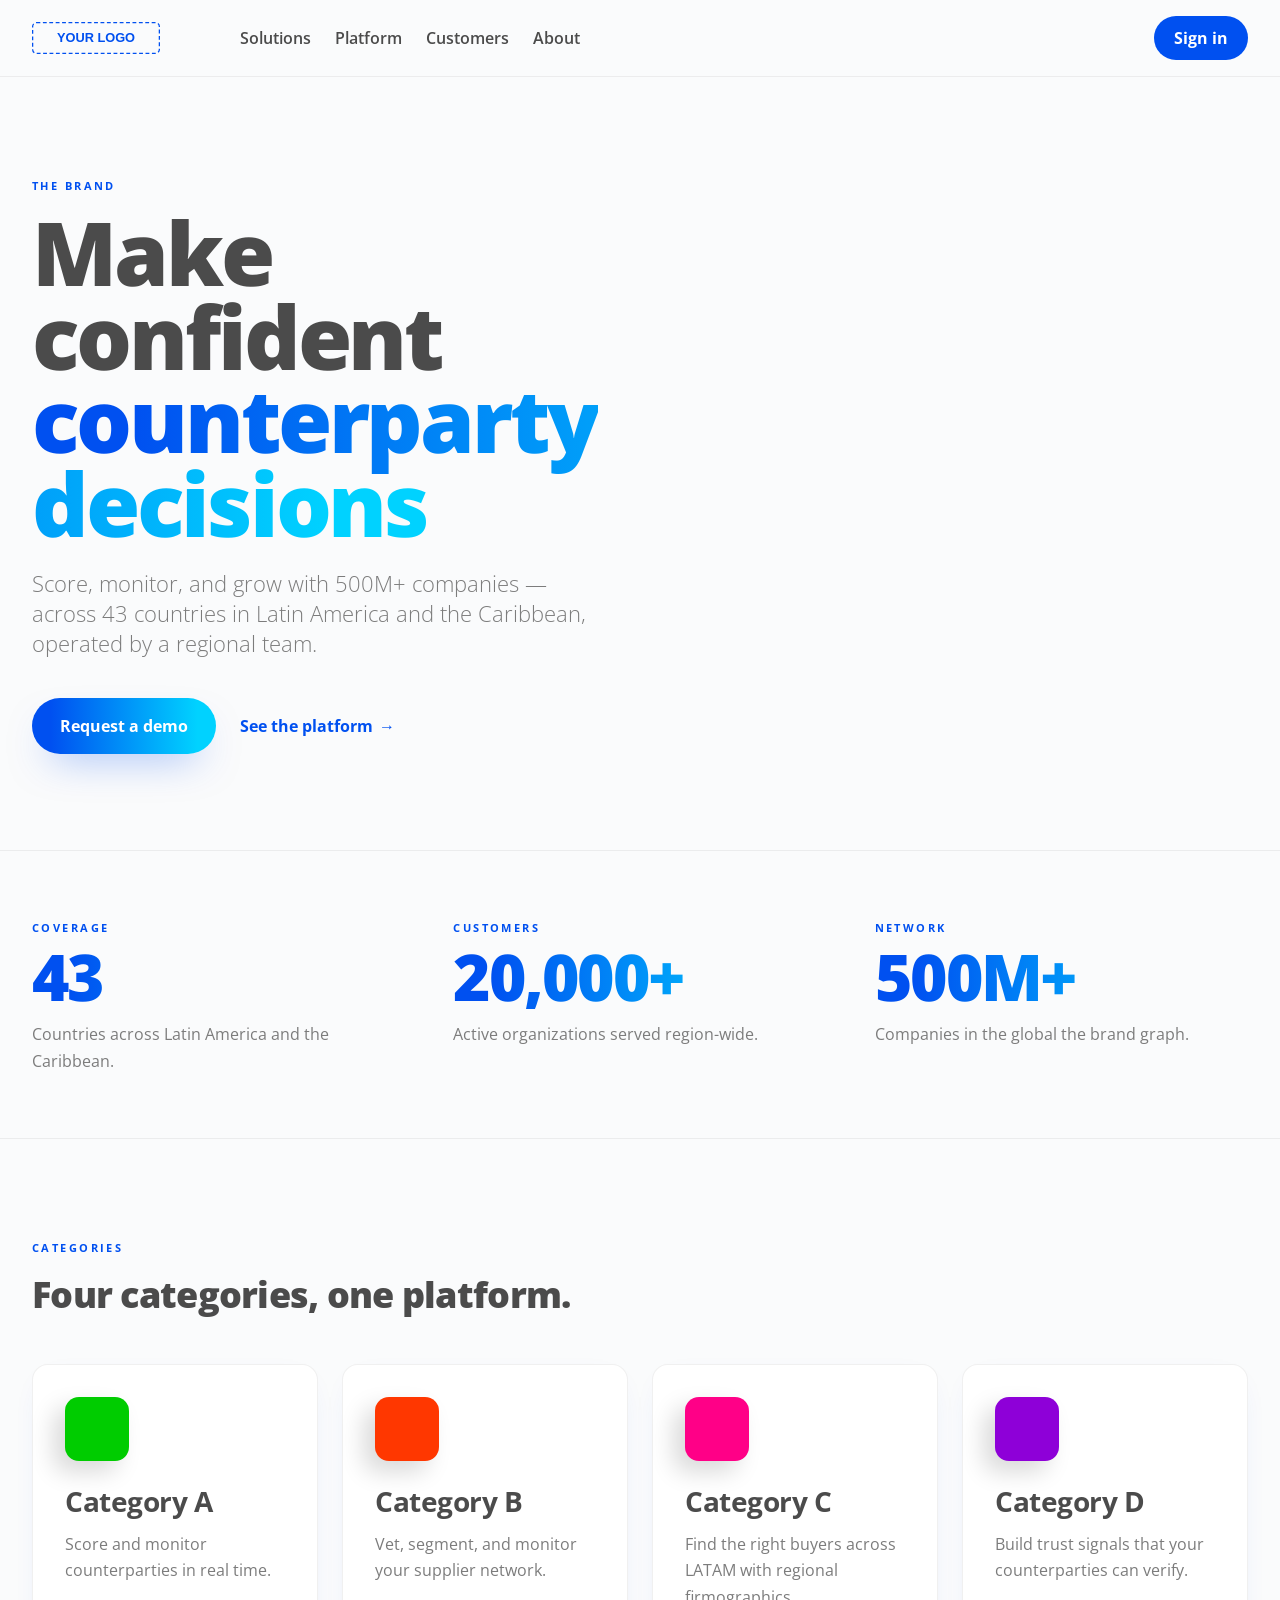
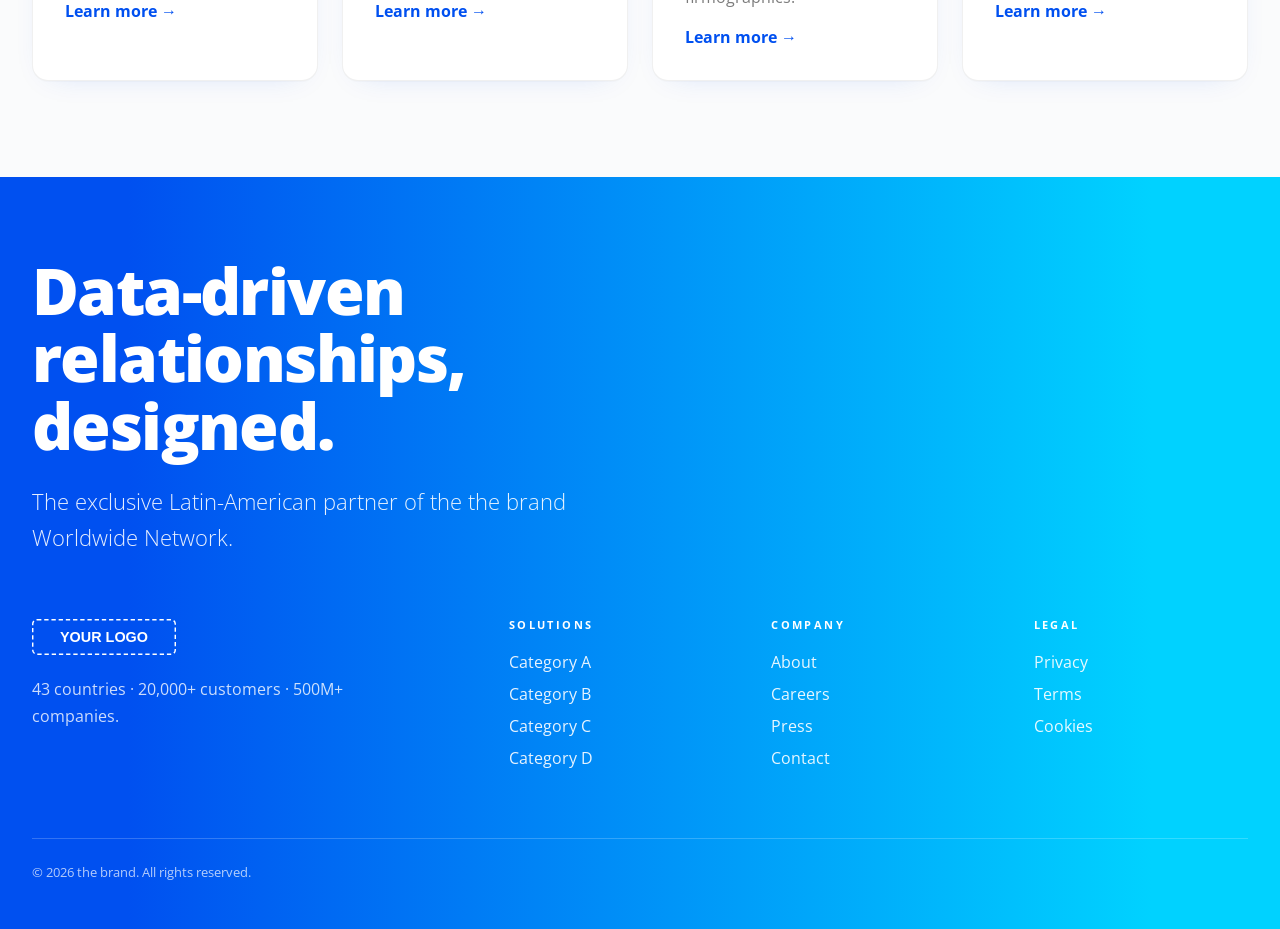
<file: design-system/templates/marketing-hero.html>
<!DOCTYPE html>
<html lang="en">
<head>
<meta charset="utf-8">
<meta name="viewport" content="width=device-width,initial-scale=1">
<title>the brand — Marketing hero</title>
<link rel="stylesheet" href="../styles.css">
<style>
  html, body { margin: 0; }
  a { color: var(--brand-deep); text-decoration: none; }
  .gradient-text { background: var(--brand-gradient); -webkit-background-clip: text; background-clip: text; -webkit-text-fill-color: transparent; color: transparent; }
</style>
</head>
<body data-screen-label="Marketing — Hero">

<!-- Sticky nav -->
<header style="position:sticky; top:0; z-index:10; background:rgba(250,251,252,0.92); backdrop-filter:blur(8px); border-bottom: var(--border-hairline);">
  <nav style="max-width: var(--content-max); margin:0 auto; padding: var(--space-4) var(--space-8);
              display:flex; align-items:center; gap: var(--space-8);">
    <img src="../assets/logo.svg" alt="Logo" style="height:32px;">
    <ul style="display:flex; gap: var(--space-6); margin: 0 auto 0 var(--space-12); padding:0; list-style:none;">
      <li><a href="#" style="color:var(--brand-title); font-weight:600;">Solutions</a></li>
      <li><a href="#" style="color:var(--brand-title); font-weight:600;">Platform</a></li>
      <li><a href="#" style="color:var(--brand-title); font-weight:600;">Customers</a></li>
      <li><a href="#" style="color:var(--brand-title); font-weight:600;">About</a></li>
    </ul>
    <a href="#" style="display:inline-flex; align-items:center; height:44px; padding:0 20px;
                       border-radius: var(--radius-pill); background: var(--brand-deep); color:#fff; font-weight:700;">
      Sign in
    </a>
  </nav>
</header>

<!-- HERO BAND -->
<section style="background: #fafbfc; padding: var(--space-24) var(--space-8); position:relative; overflow:hidden;">
  <div style="max-width: var(--content-max); margin: 0 auto;
              display:grid; grid-template-columns: 1.1fr 1fr; gap: var(--space-16); align-items:center;">
    <div>
      <span class="eyebrow">the brand</span>
      <h1 style="margin-top: var(--space-4); font-size: clamp(48px, 8vw, 88px); font-weight:800;
                 letter-spacing:-0.035em; line-height:0.95; color:var(--brand-title);">
        Make confident <span class="gradient-text">counterparty decisions</span>
      </h1>
      <p style="margin-top: var(--space-6); font-size:22px; font-weight:300; line-height:1.35;
                color: var(--brand-body); max-width: 560px;">
        Score, monitor, and grow with 500M+ companies — across 43 countries in Latin America and the Caribbean,
        operated by a regional team.
      </p>
      <div style="margin-top: var(--space-10); display:flex; gap: var(--space-4); align-items:center; flex-wrap:wrap;">
        <a href="#" style="display:inline-flex; align-items:center; padding:0 28px; height:56px;
                            border-radius: var(--radius-pill); background: var(--brand-gradient);
                            color:#fff; font-weight:700;
                            box-shadow: 0 18px 40px -18px rgba(0,80,240,0.5);">
          Request a demo
        </a>
        <a href="#" style="display:inline-flex; align-items:center; gap:6px;
                            color: var(--brand-deep); font-weight:700; height:56px; padding: 0 var(--space-2);">
          See the platform <span aria-hidden="true">→</span>
        </a>
      </div>
    </div>

    <!-- Right column — pill cluster -->
    <div style="position:relative; aspect-ratio: 16/12;">
      <img src="../assets/pill-cluster.svg" alt="" aria-hidden="true"
           style="position:absolute; inset:0; width:140%; height:100%;
                  transform: translateX(15%); object-fit:contain;">
    </div>
  </div>
</section>

<!-- STAT STRIP -->
<section style="background: #fafbfc; padding: var(--space-16) var(--space-8);
                border-top: 1px solid rgba(0,0,0,0.06); border-bottom: 1px solid rgba(0,0,0,0.06);">
  <div style="max-width: var(--content-max); margin: 0 auto;
              display: grid; grid-template-columns: repeat(3, 1fr); gap: var(--space-12);">
    <div>
      <span class="eyebrow">Coverage</span>
      <div class="gradient-text" style="margin-top:8px; font: 800 clamp(56px, 5vw, 88px)/1 'Open Sans',Arial,sans-serif; letter-spacing:-0.04em;">43</div>
      <p style="margin-top: var(--space-3);">Countries across Latin America and the Caribbean.</p>
    </div>
    <div>
      <span class="eyebrow">Customers</span>
      <div class="gradient-text" style="margin-top:8px; font: 800 clamp(56px, 5vw, 88px)/1 'Open Sans',Arial,sans-serif; letter-spacing:-0.04em;">20,000+</div>
      <p style="margin-top: var(--space-3);">Active organizations served region-wide.</p>
    </div>
    <div>
      <span class="eyebrow">Network</span>
      <div class="gradient-text" style="margin-top:8px; font: 800 clamp(56px, 5vw, 88px)/1 'Open Sans',Arial,sans-serif; letter-spacing:-0.04em;">500M+</div>
      <p style="margin-top: var(--space-3);">Companies in the global the brand graph.</p>
    </div>
  </div>
</section>

<!-- SOLUTION GRID -->
<section style="background: #fafbfc; padding: var(--space-24) var(--space-8);">
  <div style="max-width: var(--content-max); margin: 0 auto;">
    <span class="eyebrow">Categories</span>
    <h2 style="margin-top: var(--space-4); max-width: 720px;">
      Four categories, one platform.
    </h2>
    <div style="margin-top: var(--space-12);
                display:grid; grid-template-columns: repeat(4, 1fr); gap: var(--space-6);">
      <article style="background:#fff; border:1px solid rgba(0,0,0,0.06);
                       border-radius: var(--radius-lg); padding: var(--space-8);
                       box-shadow: var(--shadow-md);">
        <div style="width:64px; height:64px; border-radius:14px; background:#00cc00;
                    box-shadow:-11px 11px 23px rgba(0,0,0,0.15);"></div>
        <h3 style="margin-top: var(--space-6);">Category A</h3>
        <p style="margin-top: var(--space-3);">Score and monitor counterparties in real time.</p>
        <a href="#" style="display:inline-block; margin-top: var(--space-4); font-weight:700;">Learn more →</a>
      </article>
      <article style="background:#fff; border:1px solid rgba(0,0,0,0.06);
                       border-radius: var(--radius-lg); padding: var(--space-8);
                       box-shadow: var(--shadow-md);">
        <div style="width:64px; height:64px; border-radius:14px; background:#ff3700;
                    box-shadow:-11px 11px 23px rgba(0,0,0,0.15);"></div>
        <h3 style="margin-top: var(--space-6);">Category B</h3>
        <p style="margin-top: var(--space-3);">Vet, segment, and monitor your supplier network.</p>
        <a href="#" style="display:inline-block; margin-top: var(--space-4); font-weight:700;">Learn more →</a>
      </article>
      <article style="background:#fff; border:1px solid rgba(0,0,0,0.06);
                       border-radius: var(--radius-lg); padding: var(--space-8);
                       box-shadow: var(--shadow-md);">
        <div style="width:64px; height:64px; border-radius:14px; background:#ff0087;
                    box-shadow:-11px 11px 23px rgba(0,0,0,0.15);"></div>
        <h3 style="margin-top: var(--space-6);">Category C</h3>
        <p style="margin-top: var(--space-3);">Find the right buyers across LATAM with regional firmographics.</p>
        <a href="#" style="display:inline-block; margin-top: var(--space-4); font-weight:700;">Learn more →</a>
      </article>
      <article style="background:#fff; border:1px solid rgba(0,0,0,0.06);
                       border-radius: var(--radius-lg); padding: var(--space-8);
                       box-shadow: var(--shadow-md);">
        <div style="width:64px; height:64px; border-radius:14px; background:#8e00d8;
                    box-shadow:-11px 11px 23px rgba(0,0,0,0.15);"></div>
        <h3 style="margin-top: var(--space-6);">Category D</h3>
        <p style="margin-top: var(--space-3);">Build trust signals that your counterparties can verify.</p>
        <a href="#" style="display:inline-block; margin-top: var(--space-4); font-weight:700;">Learn more →</a>
      </article>
    </div>
  </div>
</section>

<!-- FOOTER MEGA BAND -->
<footer style="background: var(--brand-gradient); color:#fff;">
  <div style="max-width: var(--content-max); margin: 0 auto;
              padding: var(--space-20) var(--space-8) var(--space-12);">
    <h2 style="font-size: clamp(36px, 5vw, 72px); font-weight:800; letter-spacing:-0.025em;
               line-height:1.05; color:#fff; max-width: 720px;">
      Data-driven relationships, designed.
    </h2>
    <p style="margin-top: var(--space-6); font-size:22px; font-weight:300;
              max-width: 560px; color: rgba(255,255,255,0.9);">
      The exclusive Latin-American partner of the the brand Worldwide Network.
    </p>
    <div style="margin-top: var(--space-16); display:grid; grid-template-columns: 2fr repeat(3, 1fr); gap: var(--space-12); align-items:start;">
      <div>
        <img src="../assets/logo-white.svg" alt="Logo" style="height:36px;">
        <p style="margin-top: var(--space-4); color: rgba(255,255,255,0.8); max-width: 360px;">
          43 countries · 20,000+ customers · 500M+ companies.
        </p>
      </div>
      <div>
        <div style="font: 700 11px/1 'Open Sans',Arial,sans-serif; letter-spacing:0.22em; text-transform:uppercase; color:#fff;">Solutions</div>
        <ul style="margin-top: var(--space-4); padding:0; list-style:none; color: rgba(255,255,255,0.9); line-height:2;">
          <li><a href="#" style="color:inherit;">Category A</a></li>
          <li><a href="#" style="color:inherit;">Category B</a></li>
          <li><a href="#" style="color:inherit;">Category C</a></li>
          <li><a href="#" style="color:inherit;">Category D</a></li>
        </ul>
      </div>
      <div>
        <div style="font: 700 11px/1 'Open Sans',Arial,sans-serif; letter-spacing:0.22em; text-transform:uppercase; color:#fff;">Company</div>
        <ul style="margin-top: var(--space-4); padding:0; list-style:none; color: rgba(255,255,255,0.9); line-height:2;">
          <li><a href="#" style="color:inherit;">About</a></li>
          <li><a href="#" style="color:inherit;">Careers</a></li>
          <li><a href="#" style="color:inherit;">Press</a></li>
          <li><a href="#" style="color:inherit;">Contact</a></li>
        </ul>
      </div>
      <div>
        <div style="font: 700 11px/1 'Open Sans',Arial,sans-serif; letter-spacing:0.22em; text-transform:uppercase; color:#fff;">Legal</div>
        <ul style="margin-top: var(--space-4); padding:0; list-style:none; color: rgba(255,255,255,0.9); line-height:2;">
          <li><a href="#" style="color:inherit;">Privacy</a></li>
          <li><a href="#" style="color:inherit;">Terms</a></li>
          <li><a href="#" style="color:inherit;">Cookies</a></li>
        </ul>
      </div>
    </div>
    <div style="margin-top: var(--space-12); padding-top: var(--space-6);
                border-top: 1px solid rgba(255,255,255,0.2);
                font-size:13px; color: rgba(255,255,255,0.7);">
      © 2026 the brand. All rights reserved.
    </div>
  </div>
</footer>
</body>
</html>
</file>
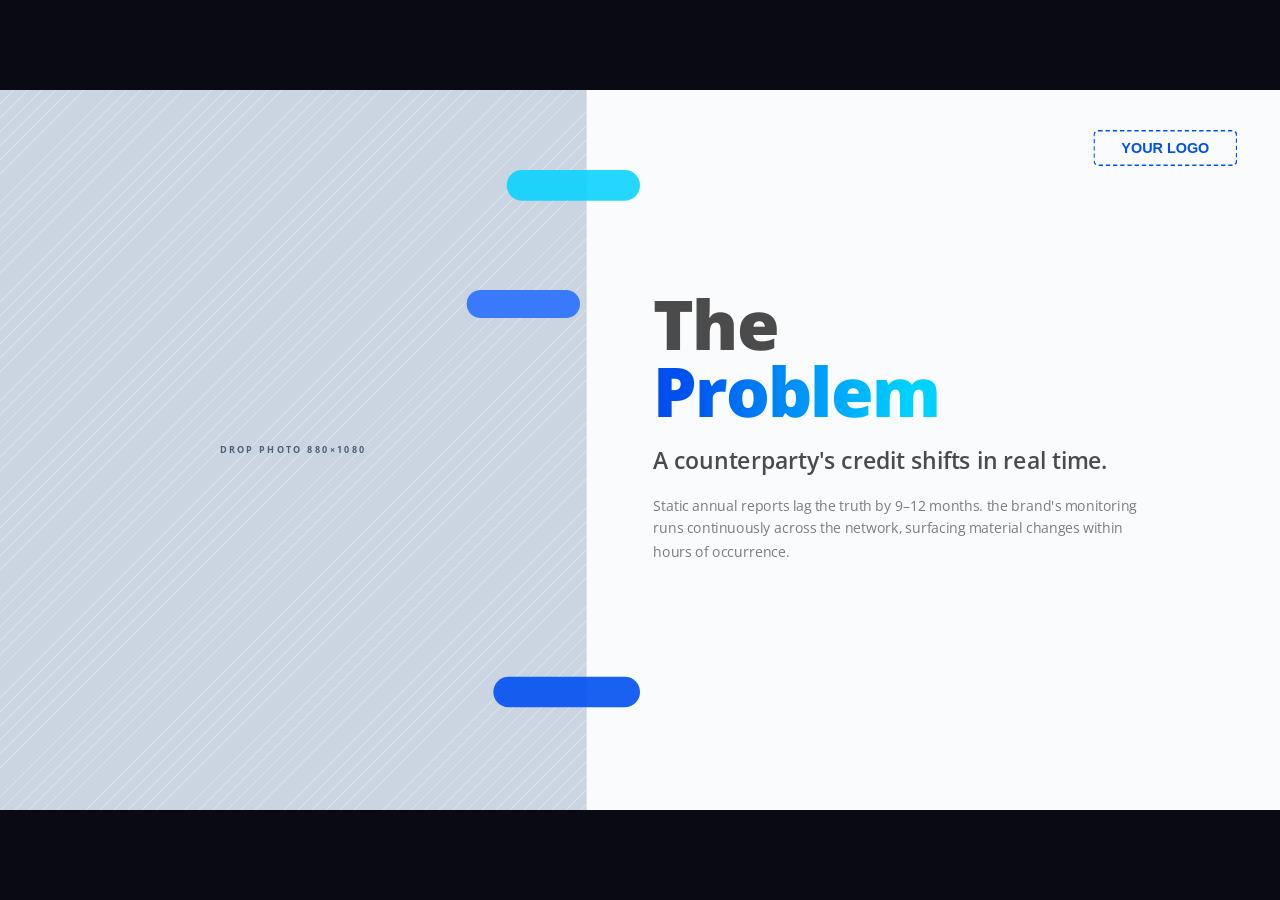
<file: design-system/templates/photo-left.html>
<!DOCTYPE html>
<html lang="en">
<head>
<meta charset="utf-8">
<meta name="viewport" content="width=device-width,initial-scale=1">
<title>the brand — Photo-left + text-right</title>
<link rel="stylesheet" href="../styles.css">
<style>
  html, body { margin: 0; background: #0a0a14; color: var(--brand-title); }
  .stage { position: fixed; inset: 0; overflow: hidden; }
  .slide-canvas {
    position: absolute; left: 50%; top: 50%;
    width: 1920px; height: 1080px;
    transform: translate(-50%, -50%) scale(var(--scale, 1));
    transform-origin: center center; overflow: hidden;
    background: #fff;
  }
  .gradient-text {
    background: var(--brand-gradient);
    -webkit-background-clip: text; background-clip: text;
    -webkit-text-fill-color: transparent; color: transparent;
  }
  .photo-slot {
    background: #cbd5e1 repeating-linear-gradient(135deg, transparent 0 14px, rgba(255,255,255,0.4) 14px 15px);
    display:flex; align-items:center; justify-content:center;
    font: 700 14px/1 'Open Sans', Arial, sans-serif;
    letter-spacing:0.22em; text-transform:uppercase; color:#4b6075;
  }
</style>
</head>
<body>
<!-- LAYOUT: photo-left — see LAYOUT_PATTERNS.md §6 -->
<div class="stage">
  <section class="slide-canvas" style="background:#fafbfc;" data-screen-label="Photo-left + text-right">
    <!-- Photo slot, left edge bleed -->
    <div class="photo-slot"
         style="position:absolute; left:0; top:0; width:880px; height:1080px;">
      DROP PHOTO 880×1080
    </div>

    <!-- Pill accents bleeding across the seam (single color family — all blue) -->
    <div style="position:absolute; left:760px; top:120px;
                width:200px; height:46px; border-radius:9999px;
                background:#00d2ff; opacity:0.85;"></div>
    <div style="position:absolute; left:700px; top:300px;
                width:170px; height:42px; border-radius:9999px;
                background:#2a6fff; opacity:0.9;"></div>
    <div style="position:absolute; left:740px; top:880px;
                width:220px; height:46px; border-radius:9999px;
                background:#0050f0; opacity:0.9;"></div>

    <img src="../assets/logo.svg" alt="" style="position:absolute; top:60px; right:64px; height:54px;">

    <!-- Right text block -->
    <div style="position:absolute; left:980px; top:300px; width:820px;">
      <div style="font: 800 104px/0.96 'Open Sans', Arial, sans-serif;
                  letter-spacing:-0.03em; color:var(--brand-title);">
        The<br><span class="gradient-text">Problem</span>
      </div>
      <p style="margin-top:34px; width:760px; margin-bottom:0;
                font: 600 34px/1.35 'Open Sans', Arial, sans-serif;
                color: var(--brand-title);">
        A counterparty's credit shifts in real time.
      </p>
      <p style="margin-top:26px; width:760px;
                font: 400 21px/1.65 'Open Sans', Arial, sans-serif;
                color: var(--brand-body);">
        Static annual reports lag the truth by 9–12 months. the brand's monitoring runs continuously
        across the network, surfacing material changes within hours of occurrence.
      </p>
    </div>
  </section>
</div>

<script>
  function scaleSlide() {
    const c = document.querySelector('.slide-canvas');
    if (!c) return;
    const s = Math.min(window.innerWidth / 1920, window.innerHeight / 1080);
    c.style.setProperty('--scale', s);
  }
  window.addEventListener('resize', scaleSlide);
  window.addEventListener('load', scaleSlide);
  scaleSlide();
</script>
</body>
</html>
</file>
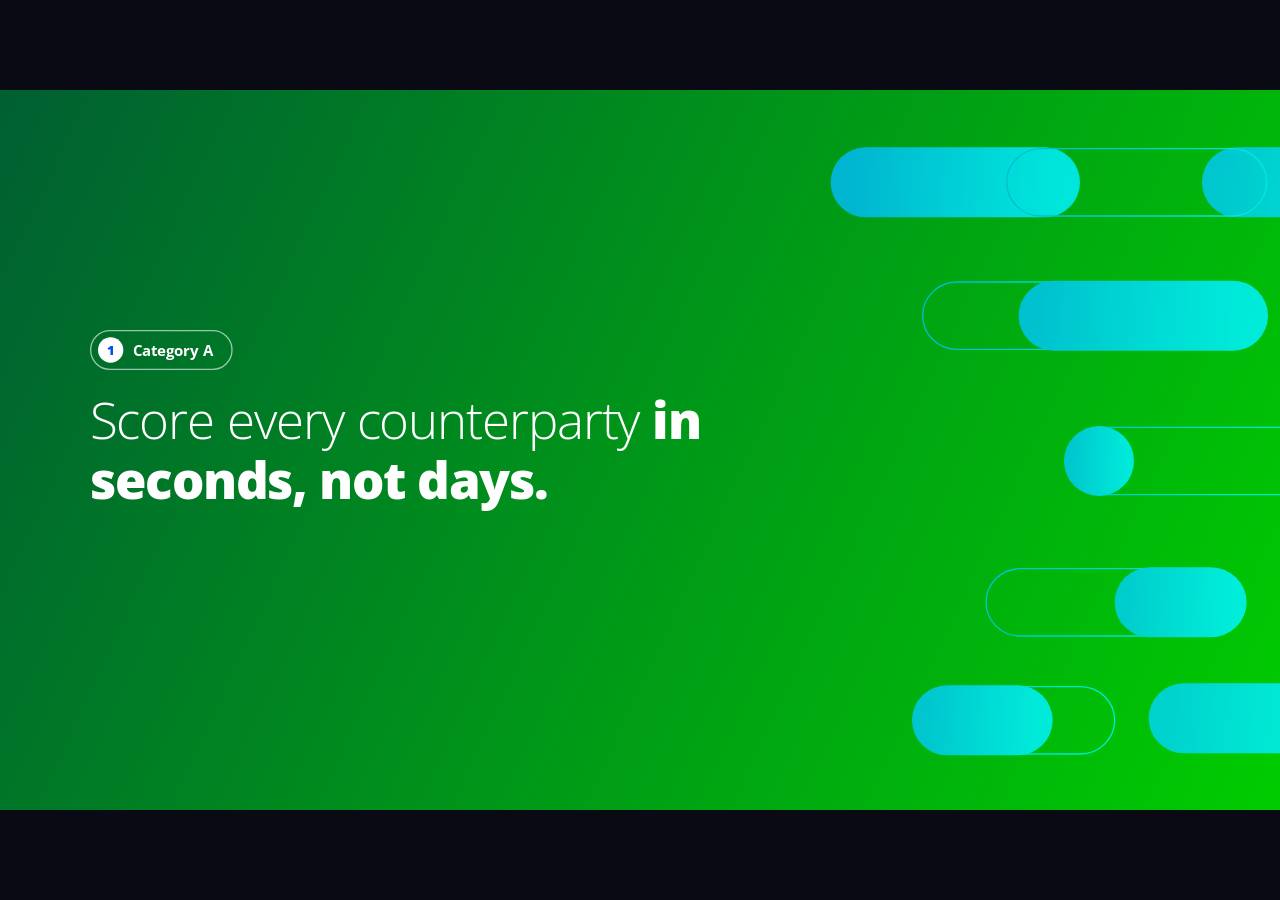
<file: design-system/templates/section-opener.html>
<!DOCTYPE html>
<html lang="en">
<head>
<meta charset="utf-8">
<meta name="viewport" content="width=device-width,initial-scale=1">
<title>the brand — Section opener</title>
<link rel="stylesheet" href="../styles.css">
<style>
  html, body { margin: 0; background: #0a0a14; color: var(--brand-title); }
  .stage { position: fixed; inset: 0; overflow: hidden; }
  .slide-canvas {
    position: absolute; left: 50%; top: 50%;
    width: 1920px; height: 1080px;
    transform: translate(-50%, -50%) scale(var(--scale, 1));
    transform-origin: center center; overflow: hidden;
    background: #fff;
  }
  .gradient-text {
    background: var(--brand-gradient);
    -webkit-background-clip: text; background-clip: text;
    -webkit-text-fill-color: transparent; color: transparent;
  }
</style>
</head>
<body>
<!-- LAYOUT: section-opener — see LAYOUT_PATTERNS.md §2 -->
<!--
  THEME SWITCHER — set the data-theme attribute on .slide-canvas to one of:
    blue, credit, supply, lead, category-d
-->
<style>
  .slide-canvas[data-theme="blue"]        { background: linear-gradient(115deg, #0050f0, #00d2ff); --pill-accent:#00d2ff; }
  .slide-canvas[data-theme="credit"]      { background: linear-gradient(115deg, #005f32, #00cc00); --pill-accent:#00ff66; }
  .slide-canvas[data-theme="supply"]      { background: linear-gradient(115deg, #ff3700, #ffbd28); --pill-accent:#ffd770; }
  .slide-canvas[data-theme="lead"]        { background: linear-gradient(115deg, #78005f, #ff0087); --pill-accent:#ff5bb0; }
  .slide-canvas[data-theme="category-d"] { background: linear-gradient(115deg, #8e00d8, #00ffcd); --pill-accent:#7df0e0; }
</style>
<div class="stage">
  <section class="slide-canvas" data-theme="credit" style="color:#fff;" data-screen-label="Section opener">
    <img src="../assets/pill-cluster.svg" alt="" aria-hidden="true"
         style="position:absolute; inset:0; width:100%; height:100%; opacity:0.85; mix-blend-mode:screen;">

    <!-- Number badge eyebrow pill -->
    <div style="position:absolute; top:360px; left:135px;
                display:inline-flex; align-items:center; gap:14px;
                height:56px; padding:0 28px 0 10px;
                border-radius:9999px; border:2px solid rgba(255,255,255,0.6);
                font: 700 22px/1 'Open Sans', Arial, sans-serif;">
      <span style="width:38px; height:38px; border-radius:50%; background:#fff;
                   color:#0050f0; display:inline-flex; align-items:center; justify-content:center;
                   font:800 20px/1 'Open Sans', Arial, sans-serif;">1</span>
      Category A
    </div>

    <!-- Headline -->
    <h2 style="position:absolute; top:450px; left:135px; width:1000px; margin:0;
               font: 300 76px/1.18 'Open Sans', Arial, sans-serif; color:#fff;">
      Score every counterparty <b style="font-weight:800;">in seconds, not days.</b>
    </h2>
  </section>
</div>

<script>
  function scaleSlide() {
    const c = document.querySelector('.slide-canvas');
    if (!c) return;
    const s = Math.min(window.innerWidth / 1920, window.innerHeight / 1080);
    c.style.setProperty('--scale', s);
  }
  window.addEventListener('resize', scaleSlide);
  window.addEventListener('load', scaleSlide);
  scaleSlide();
</script>
</body>
</html>
</file>
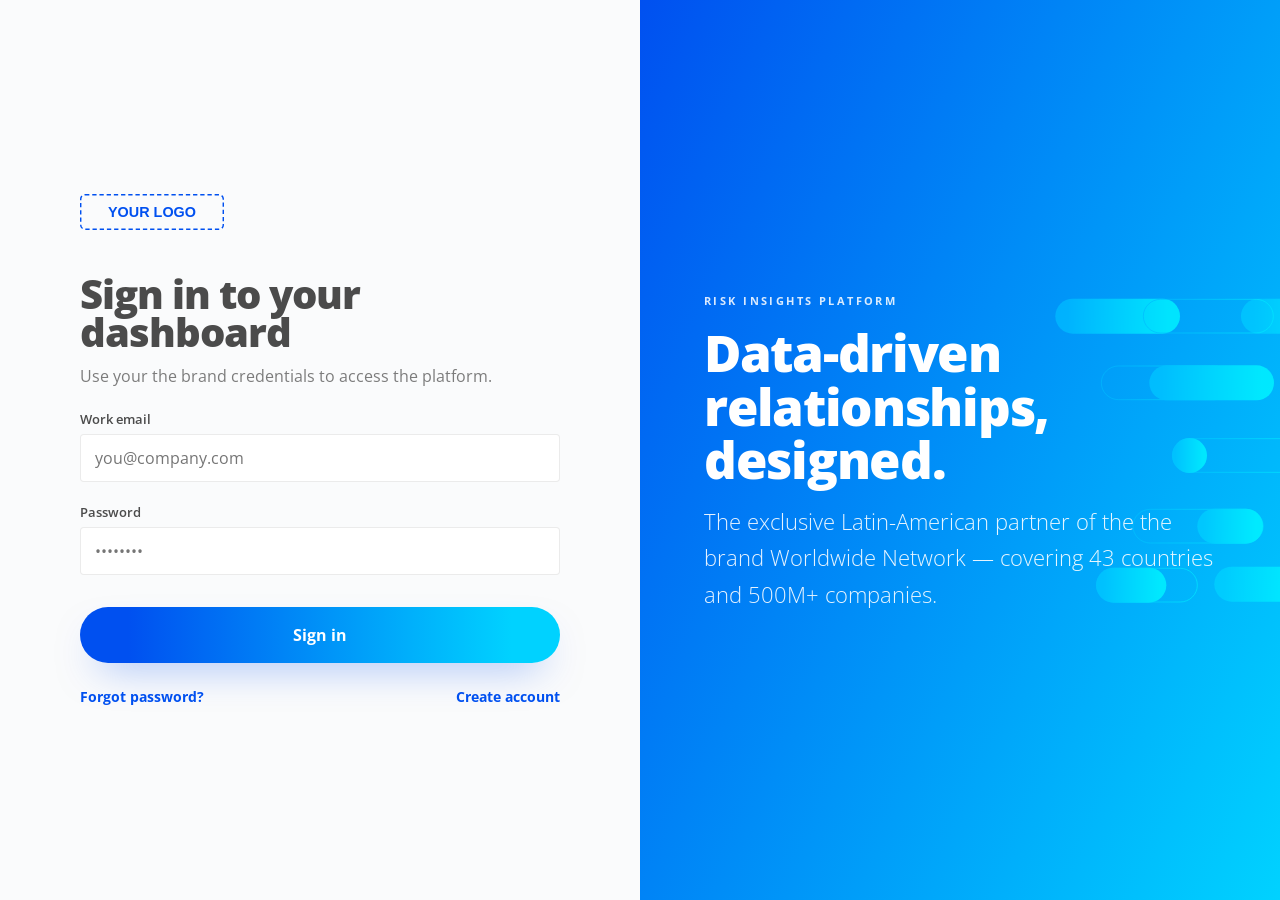
<file: design-system/templates/sign-in.html>
<!DOCTYPE html>
<html lang="en">
<head>
<meta charset="utf-8">
<meta name="viewport" content="width=device-width,initial-scale=1">
<title>the brand — Sign in</title>
<link rel="stylesheet" href="../styles.css">
<style>
  html, body { margin: 0; }
  a { color: var(--brand-deep); text-decoration: none; }
  .gradient-text { background: var(--brand-gradient); -webkit-background-clip: text; background-clip: text; -webkit-text-fill-color: transparent; color: transparent; }
</style>
</head>
<body data-screen-label="App — Sign in">
<style>
  body { display: grid; grid-template-columns: 1fr 1fr; min-height: 100vh; background: var(--surface-1); }
  .form-col { display:flex; align-items:center; justify-content:center; padding: var(--space-16); }
  .form { width:100%; max-width: 480px; }
  .form img.logo { height: 36px; width:auto; }
  .form h1 { margin-top: var(--space-10); font-size: 40px; font-weight: 800; letter-spacing:-0.025em; }
  .form p.lede { margin-top: var(--space-3); color: var(--brand-body); }
  .field { display:block; margin-top: var(--space-6); }
  .field label { display:block; font: 600 13px/1 'Open Sans',Arial,sans-serif; color: var(--brand-title); margin-bottom: var(--space-2); }
  .field input { display:block; width:100%; height:48px; padding:0 14px;
                 border-radius: var(--radius-xs); border: var(--border-default);
                 font: 400 16px/1 'Open Sans',Arial,sans-serif; color: var(--brand-title); background: #fff; box-sizing: border-box; }
  .field input:focus { outline: none; border-color: var(--brand-deep); box-shadow: 0 0 0 3px rgba(0,80,240,0.15); }
  .submit { display:block; width:100%; height:56px; margin-top: var(--space-8);
            border-radius: var(--radius-pill); border:none;
            background: var(--brand-gradient); color:#fff; font: 700 16px/1 'Open Sans',Arial,sans-serif;
            cursor:pointer;
            box-shadow: 0 18px 40px -18px rgba(0,80,240,0.5); }
  .submit:hover { filter: brightness(0.95); }
  .links { margin-top: var(--space-6); display:flex; justify-content:space-between; font-size:14px; }

  .brand-col {
    background: linear-gradient(115deg, #0050f0 0%, #00d2ff 100%);
    color:#fff; position:relative; overflow:hidden;
    display:flex; align-items:center; padding: var(--space-16);
  }
  .brand-col img.cluster {
    position:absolute; inset:0; width:100%; height:100%;
    opacity:0.85; mix-blend-mode:screen; pointer-events:none;
  }
  .brand-col .stmt { position:relative; z-index:1; max-width: 560px; }
  .brand-col h2 { color:#fff; font-size: clamp(36px, 4vw, 56px); font-weight:800; letter-spacing:-0.025em; line-height:1.05; }
  .brand-col p { color: rgba(255,255,255,0.9); font-weight:300; font-size: 22px; margin-top: var(--space-4); }

  @media (max-width: 960px) {
    body { grid-template-columns: 1fr; }
    .brand-col { display:none; }
  }
</style>

<section class="form-col">
  <form class="form" onsubmit="event.preventDefault();">
    <img class="logo" src="../assets/logo.svg" alt="Logo">
    <h1>Sign in to your dashboard</h1>
    <p class="lede">Use your the brand credentials to access the platform.</p>

    <div class="field">
      <label for="email">Work email</label>
      <input id="email" type="email" placeholder="you@company.com">
    </div>

    <div class="field">
      <label for="password">Password</label>
      <input id="password" type="password" placeholder="••••••••">
    </div>

    <button type="submit" class="submit">Sign in</button>

    <div class="links">
      <a href="#" style="font-weight:700;">Forgot password?</a>
      <a href="#" style="font-weight:700;">Create account</a>
    </div>
  </form>
</section>

<aside class="brand-col">
  <img class="cluster" src="../assets/pill-cluster.svg" alt="" aria-hidden="true">
  <div class="stmt">
    <span style="font: 700 11px/1 'Open Sans',Arial,sans-serif; letter-spacing:0.22em; text-transform:uppercase; color: rgba(255,255,255,0.85);">
      Risk Insights Platform
    </span>
    <h2 style="margin-top: var(--space-4);">Data-driven relationships, designed.</h2>
    <p>
      The exclusive Latin-American partner of the the brand Worldwide Network — covering 43 countries
      and 500M+ companies.
    </p>
  </div>
</aside>
</body>
</html>
</file>
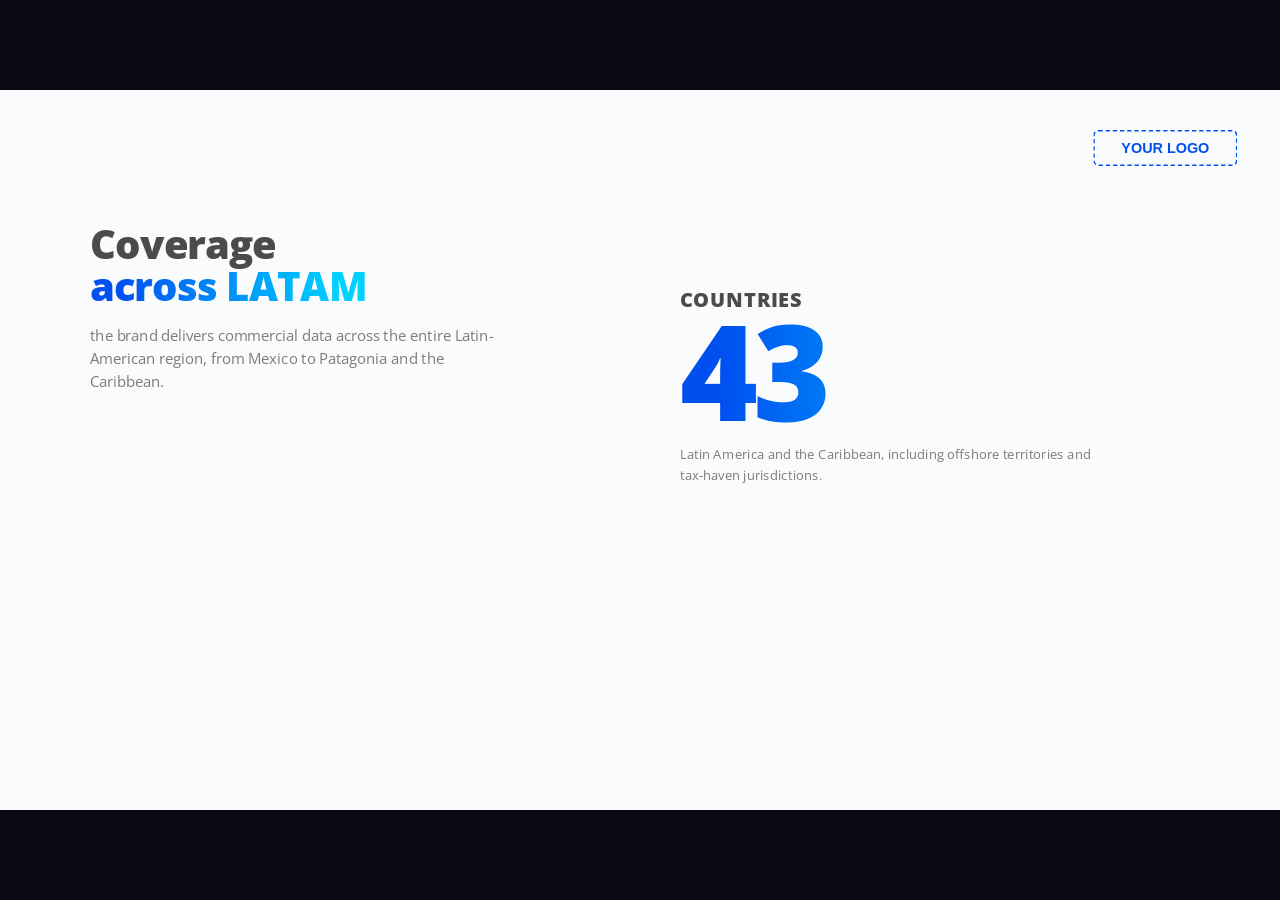
<file: design-system/templates/stat.html>
<!DOCTYPE html>
<html lang="en">
<head>
<meta charset="utf-8">
<meta name="viewport" content="width=device-width,initial-scale=1">
<title>the brand — Stat</title>
<link rel="stylesheet" href="../styles.css">
<style>
  html, body { margin: 0; background: #0a0a14; color: var(--brand-title); }
  .stage { position: fixed; inset: 0; overflow: hidden; }
  .slide-canvas {
    position: absolute; left: 50%; top: 50%;
    width: 1920px; height: 1080px;
    transform: translate(-50%, -50%) scale(var(--scale, 1));
    transform-origin: center center; overflow: hidden;
    background: #fff;
  }
  .gradient-text {
    background: var(--brand-gradient);
    -webkit-background-clip: text; background-clip: text;
    -webkit-text-fill-color: transparent; color: transparent;
  }
</style>
</head>
<body>
<!-- LAYOUT: stat — see LAYOUT_PATTERNS.md §4 -->
<div class="stage">
  <section class="slide-canvas" style="background:#fafbfc;" data-screen-label="Stat">
    <img src="../assets/logo.svg" alt="" style="position:absolute; top:60px; right:64px; height:54px;">

    <!-- Left block: title + body -->
    <div style="position:absolute; top:200px; left:135px; width:620px;">
      <div style="font: 800 60px/1.05 'Open Sans', Arial, sans-serif;
                  letter-spacing:-0.02em; color:var(--brand-title);">
        Coverage<br><span class="gradient-text">across LATAM</span>
      </div>
      <p style="margin-top:24px; font: 400 22px/1.6 'Open Sans', Arial, sans-serif;
                color: var(--brand-body);">
        the brand delivers commercial data across the entire Latin-American region,
        from Mexico to Patagonia and the Caribbean.
      </p>
    </div>

    <!-- Right block: stat -->
    <div style="position:absolute; top:300px; left:1020px;">
      <div style="font: 800 30px/1 'Open Sans', Arial, sans-serif;
                  color: var(--brand-title); text-transform:uppercase; letter-spacing:0.04em;">
        Countries
      </div>
      <div class="gradient-text"
           style="font: 800 200px/0.9 'Open Sans', Arial, sans-serif;
                  letter-spacing:-0.04em;">43</div>
      <p style="margin-top:20px; width:620px;
                font: 400 20px/1.6 'Open Sans', Arial, sans-serif;
                color: var(--brand-body);">
        Latin America and the Caribbean, including offshore territories and tax-haven jurisdictions.
      </p>
    </div>
  </section>
</div>

<script>
  function scaleSlide() {
    const c = document.querySelector('.slide-canvas');
    if (!c) return;
    const s = Math.min(window.innerWidth / 1920, window.innerHeight / 1080);
    c.style.setProperty('--scale', s);
  }
  window.addEventListener('resize', scaleSlide);
  window.addEventListener('load', scaleSlide);
  scaleSlide();
</script>
</body>
</html>
</file>
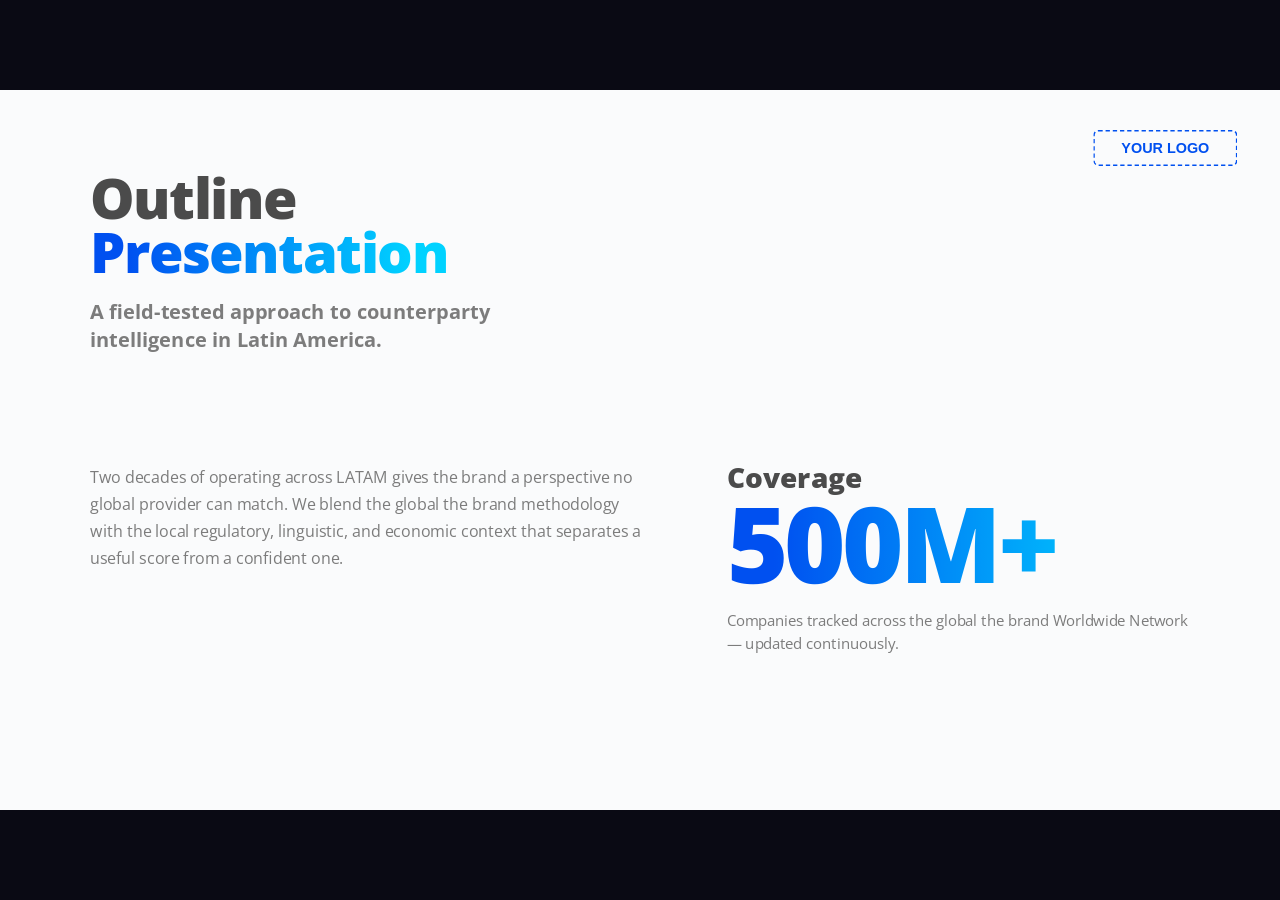
<file: design-system/templates/two-column.html>
<!DOCTYPE html>
<html lang="en">
<head>
<meta charset="utf-8">
<meta name="viewport" content="width=device-width,initial-scale=1">
<title>the brand — Two-column text + stat</title>
<link rel="stylesheet" href="../styles.css">
<style>
  html, body { margin: 0; background: #0a0a14; color: var(--brand-title); }
  .stage { position: fixed; inset: 0; overflow: hidden; }
  .slide-canvas {
    position: absolute; left: 50%; top: 50%;
    width: 1920px; height: 1080px;
    transform: translate(-50%, -50%) scale(var(--scale, 1));
    transform-origin: center center; overflow: hidden;
    background: #fff;
  }
  .gradient-text {
    background: var(--brand-gradient);
    -webkit-background-clip: text; background-clip: text;
    -webkit-text-fill-color: transparent; color: transparent;
  }
  .photo-slot {
    background: #cbd5e1 repeating-linear-gradient(135deg, transparent 0 14px, rgba(255,255,255,0.4) 14px 15px);
    display:flex; align-items:center; justify-content:center;
    font: 700 14px/1 'Open Sans', Arial, sans-serif;
    letter-spacing:0.22em; text-transform:uppercase; color:#4b6075;
  }
</style>
</head>
<body>
<!-- LAYOUT: two-column — see LAYOUT_PATTERNS.md §9 -->
<div class="stage">
  <section class="slide-canvas" style="background:#fafbfc;" data-screen-label="Two-column text + stat">
    <img src="../assets/logo.svg" alt="" style="position:absolute; top:60px; right:64px; height:54px;">

    <!-- Title block -->
    <div style="position:absolute; top:120px; left:135px; width:1000px;">
      <div style="font: 800 84px/0.98 'Open Sans', Arial, sans-serif;
                  letter-spacing:-0.025em; color:var(--brand-title);">
        Outline<br><span class="gradient-text">Presentation</span>
      </div>
      <p style="margin-top:26px; width:760px; margin-bottom:0;
                font: 700 30px/1.4 'Open Sans', Arial, sans-serif;
                color: var(--brand-body);">
        A field-tested approach to counterparty intelligence in Latin America.
      </p>
    </div>

    <!-- Left column: prose -->
    <p style="position:absolute; top:560px; left:135px; width:840px; margin:0;
              font: 400 24px/1.7 'Open Sans', Arial, sans-serif;
              color: var(--brand-body);">
      Two decades of operating across LATAM gives the brand a perspective no global provider
      can match. We blend the global the brand methodology with the local regulatory, linguistic, and economic
      context that separates a useful score from a confident one.
    </p>

    <!-- Right column: stat -->
    <div style="position:absolute; top:560px; left:1090px; width:700px;">
      <div style="font: 800 42px/1 'Open Sans', Arial, sans-serif;
                  color: var(--brand-title);">Coverage</div>
      <div class="gradient-text"
           style="margin-top:6px;
                  font: 800 158px/0.9 'Open Sans', Arial, sans-serif;
                  letter-spacing:-0.04em;">500M+</div>
      <p style="margin-top:28px;
                font: 400 22px/1.6 'Open Sans', Arial, sans-serif;
                color: var(--brand-body);">
        Companies tracked across the global the brand Worldwide Network — updated continuously.
      </p>
    </div>
  </section>
</div>

<script>
  function scaleSlide() {
    const c = document.querySelector('.slide-canvas');
    if (!c) return;
    const s = Math.min(window.innerWidth / 1920, window.innerHeight / 1080);
    c.style.setProperty('--scale', s);
  }
  window.addEventListener('resize', scaleSlide);
  window.addEventListener('load', scaleSlide);
  scaleSlide();
</script>
</body>
</html>
</file>
<file: design-system/styles.css>
/* ─────────────────────────────────────────────────────────────────────────
   the brand — Design System · root stylesheet
   Link THIS one file and you get every token + duotone-icon theming:
     <link rel="stylesheet" href="styles.css">
   ───────────────────────────────────────────────────────────────────────── */

@import url("colors_and_type.css"); /* color, type, spacing, radius, shadow, motion + element defaults */
@import url("icons.css");           /* duotone icon theming + icon container variants */
</file>
